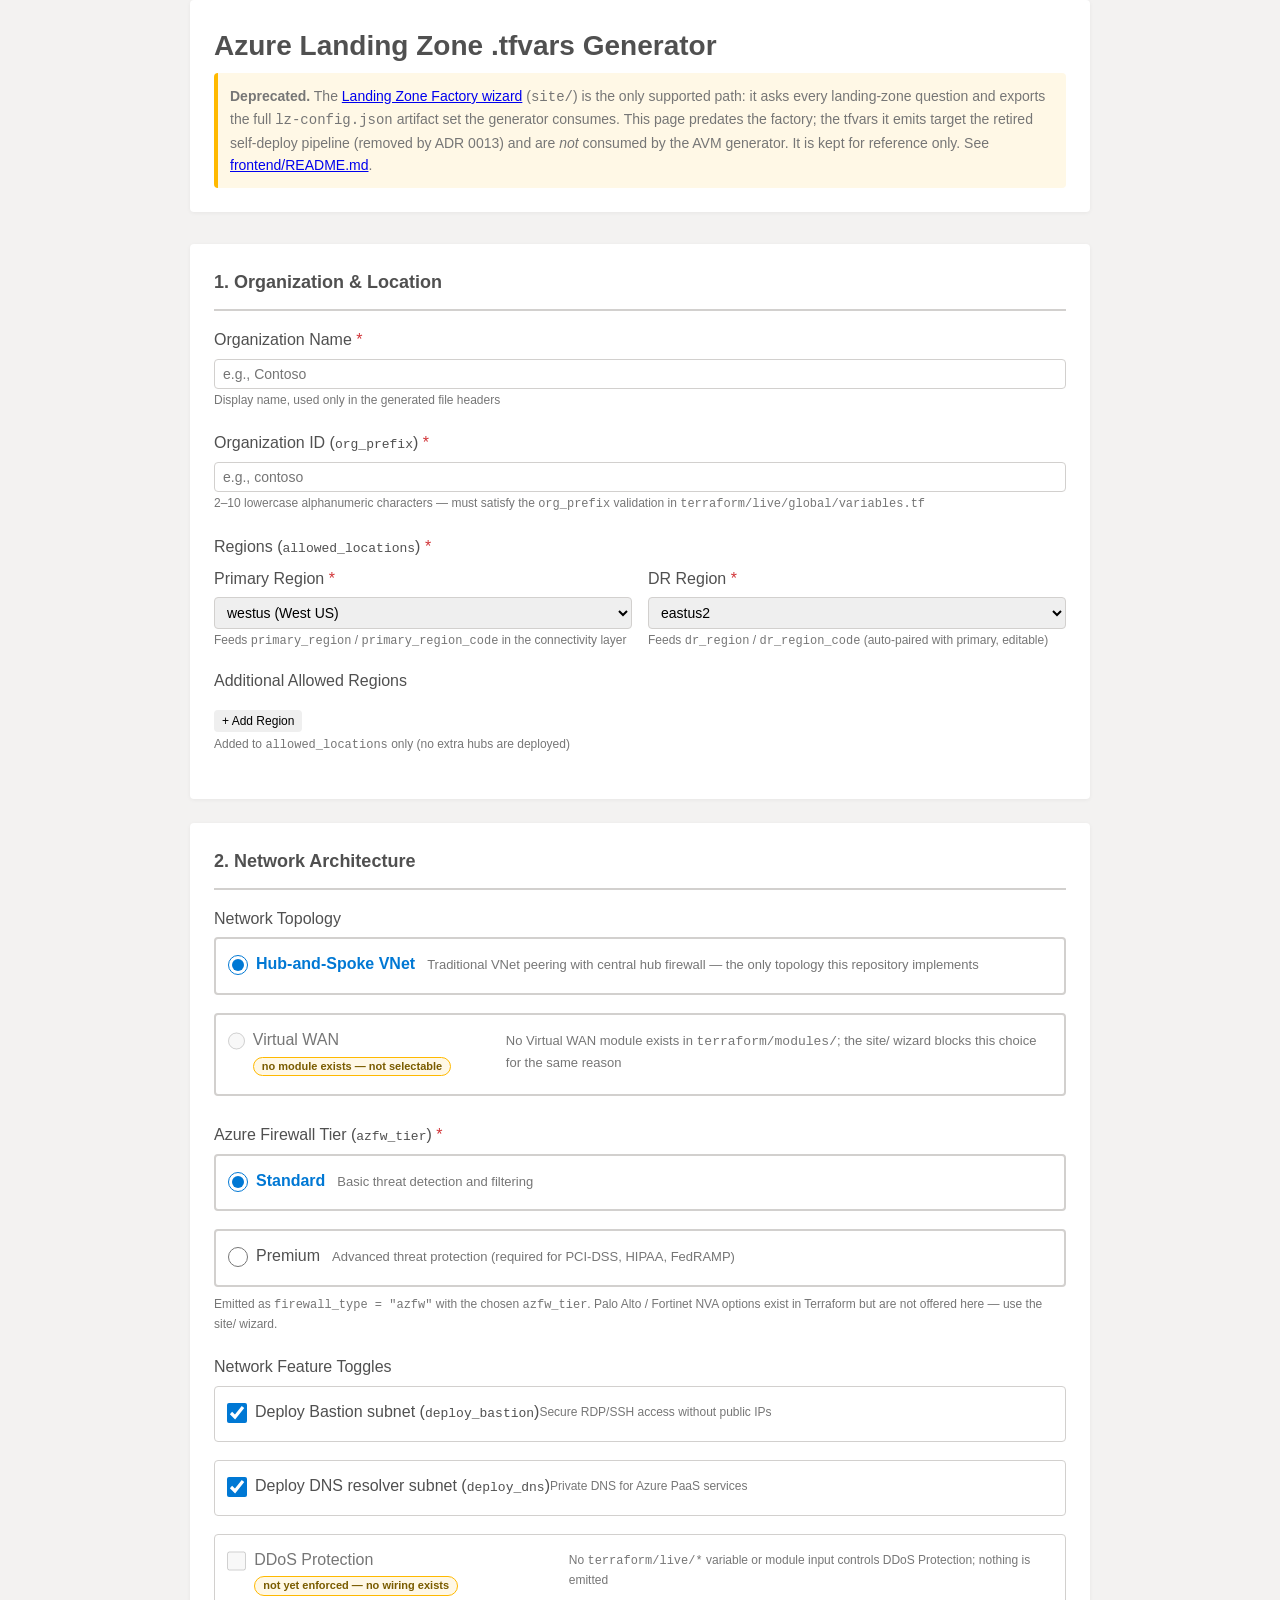
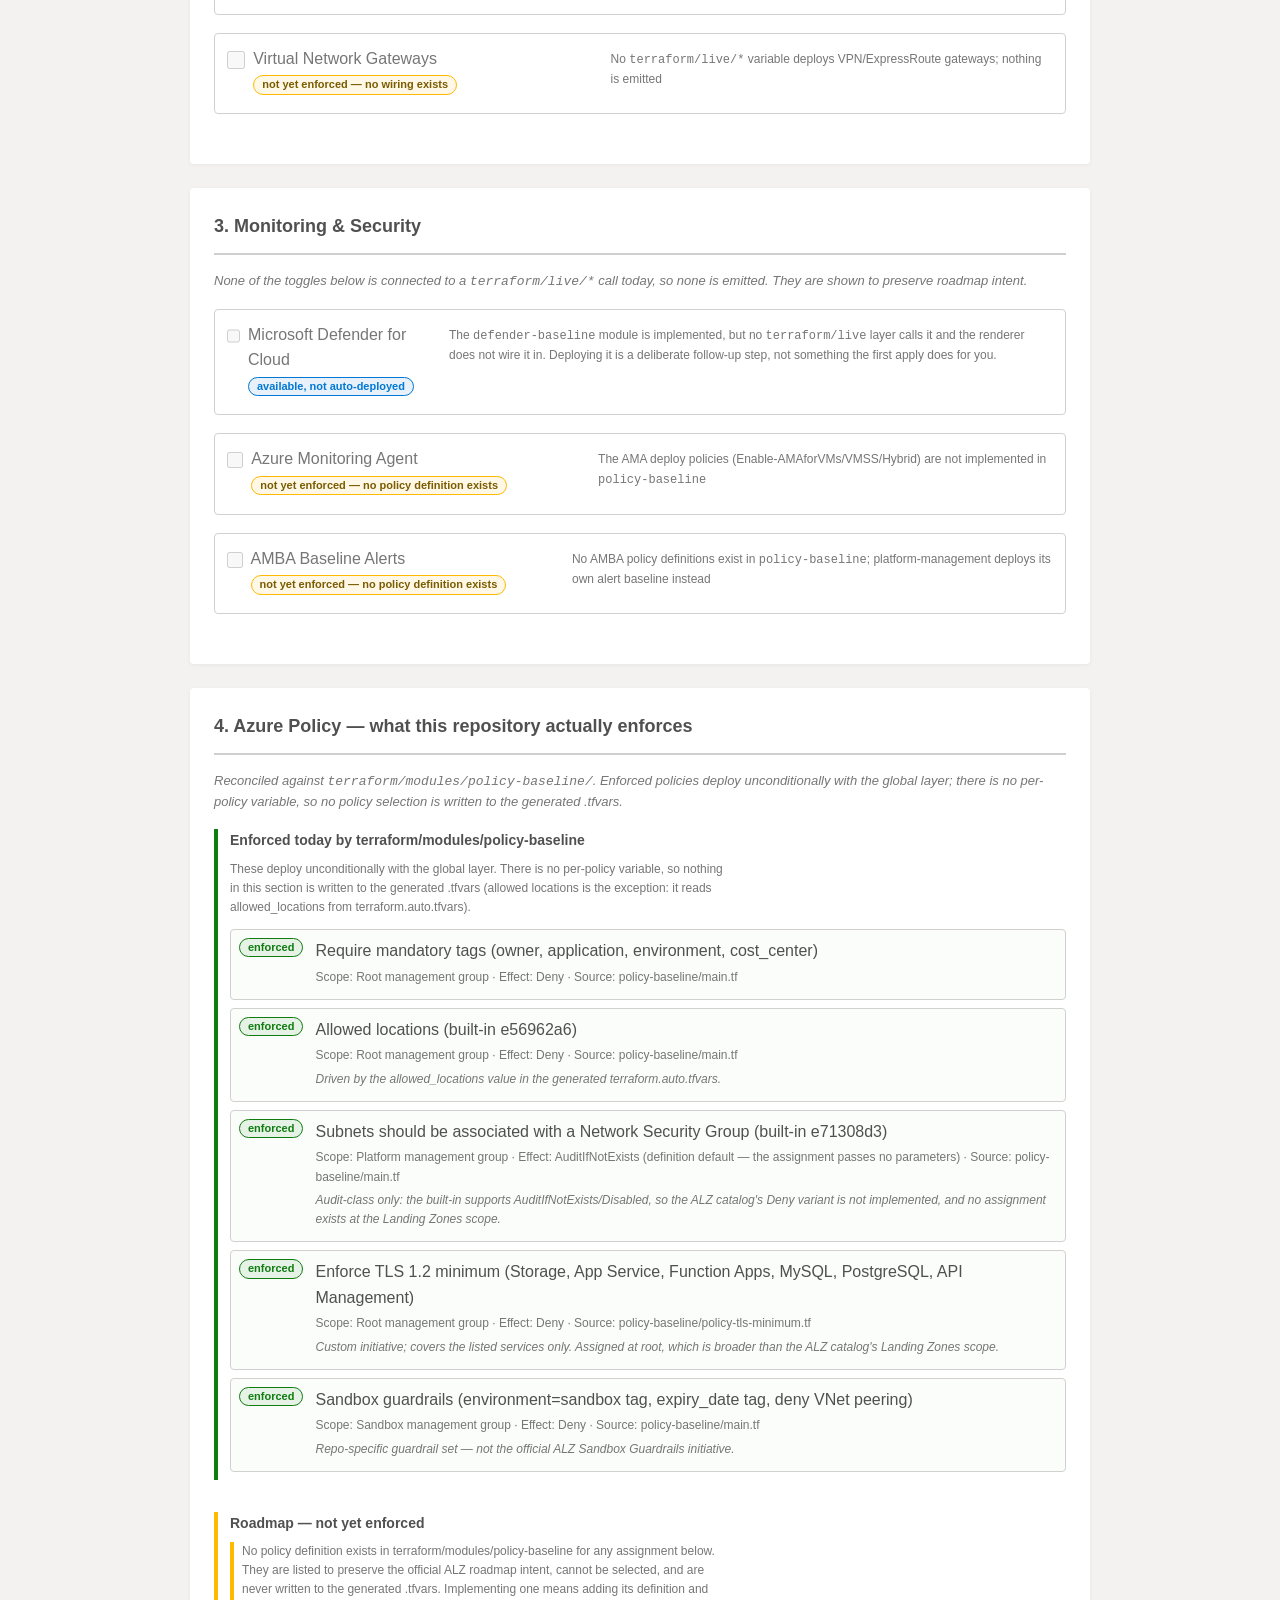
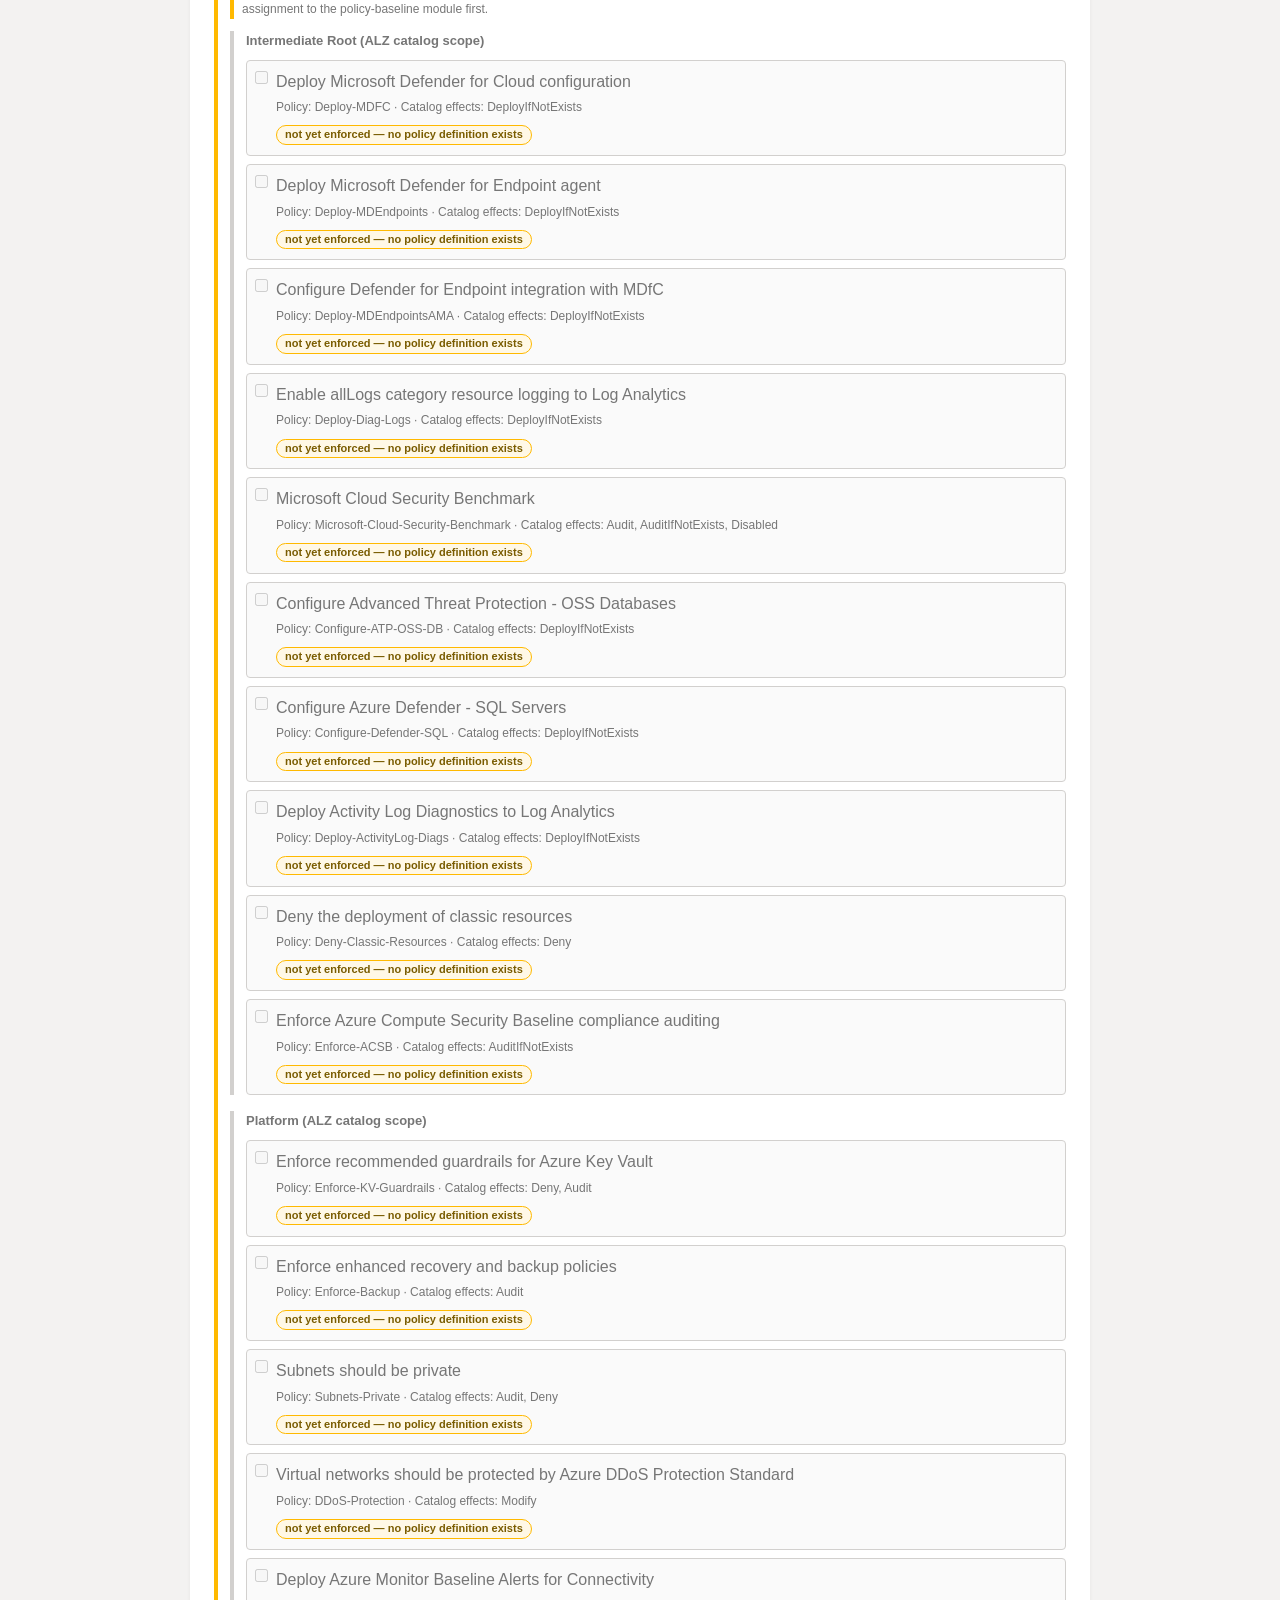
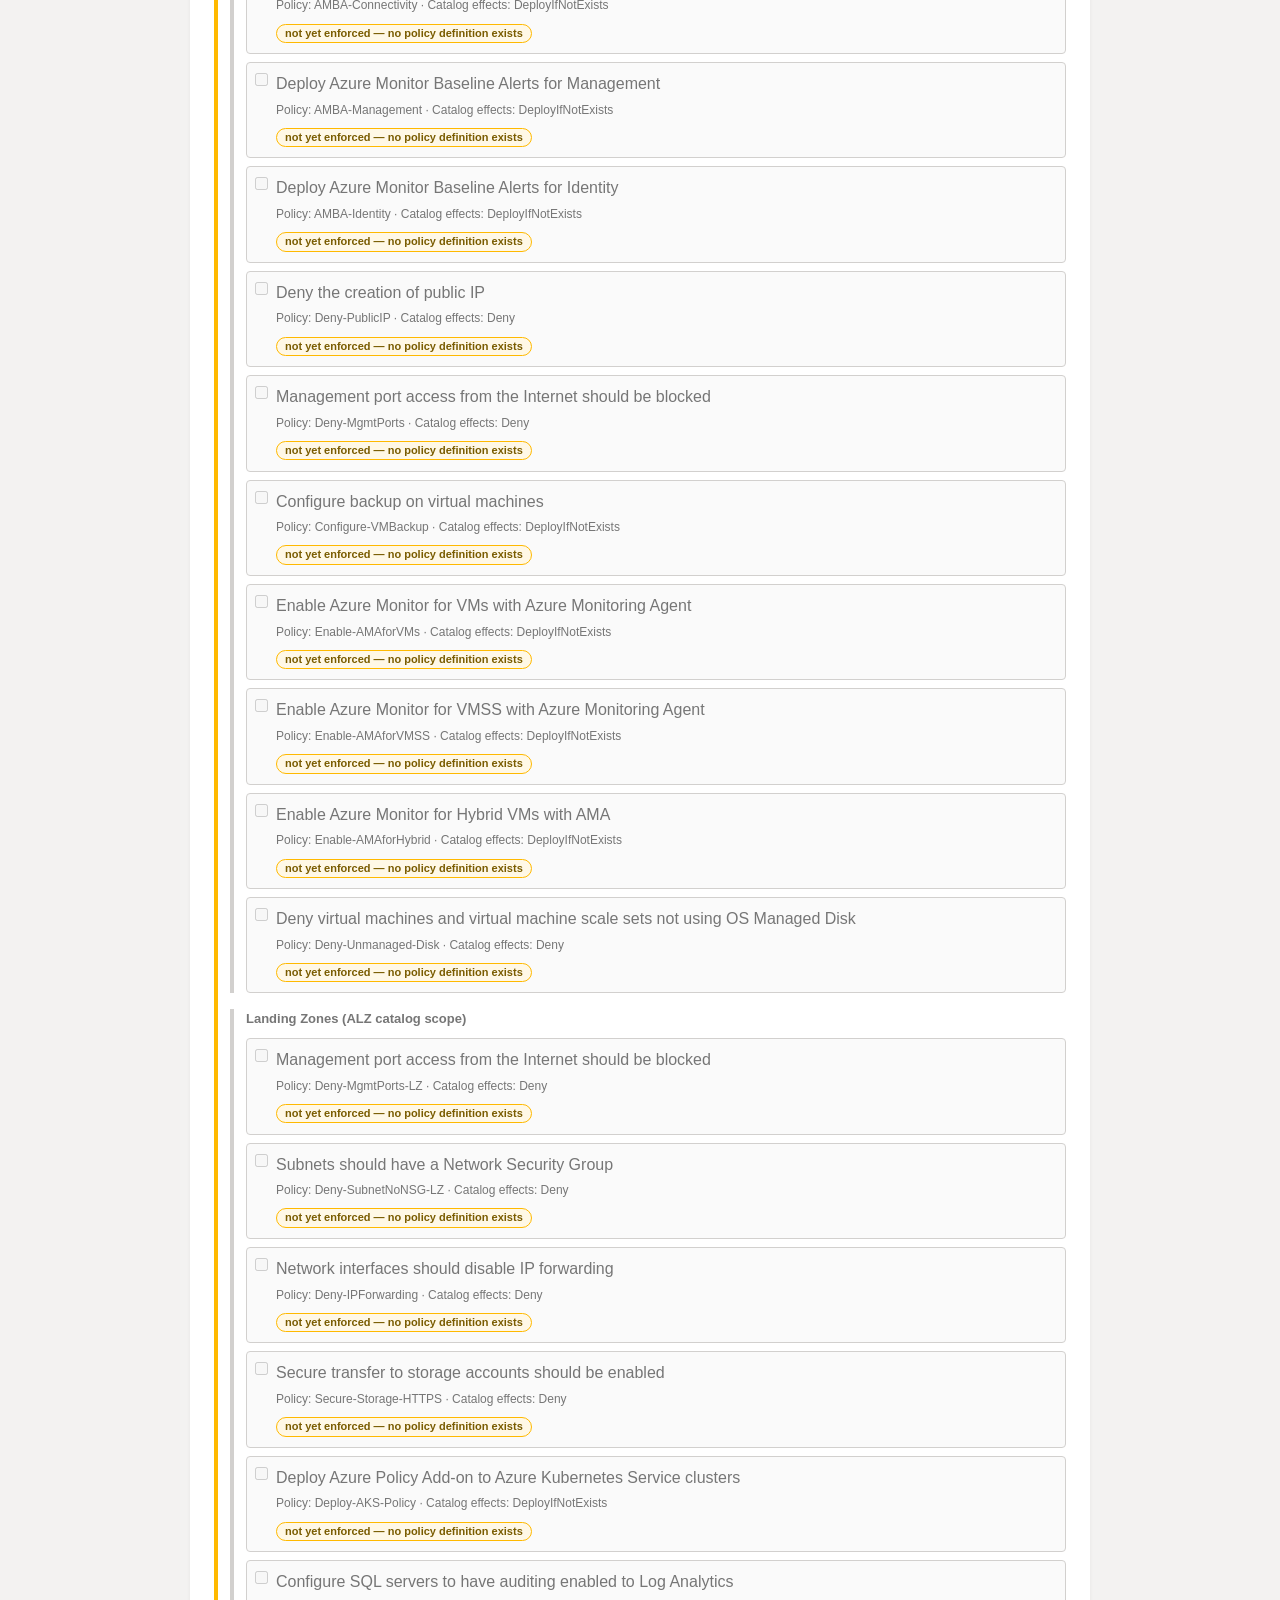
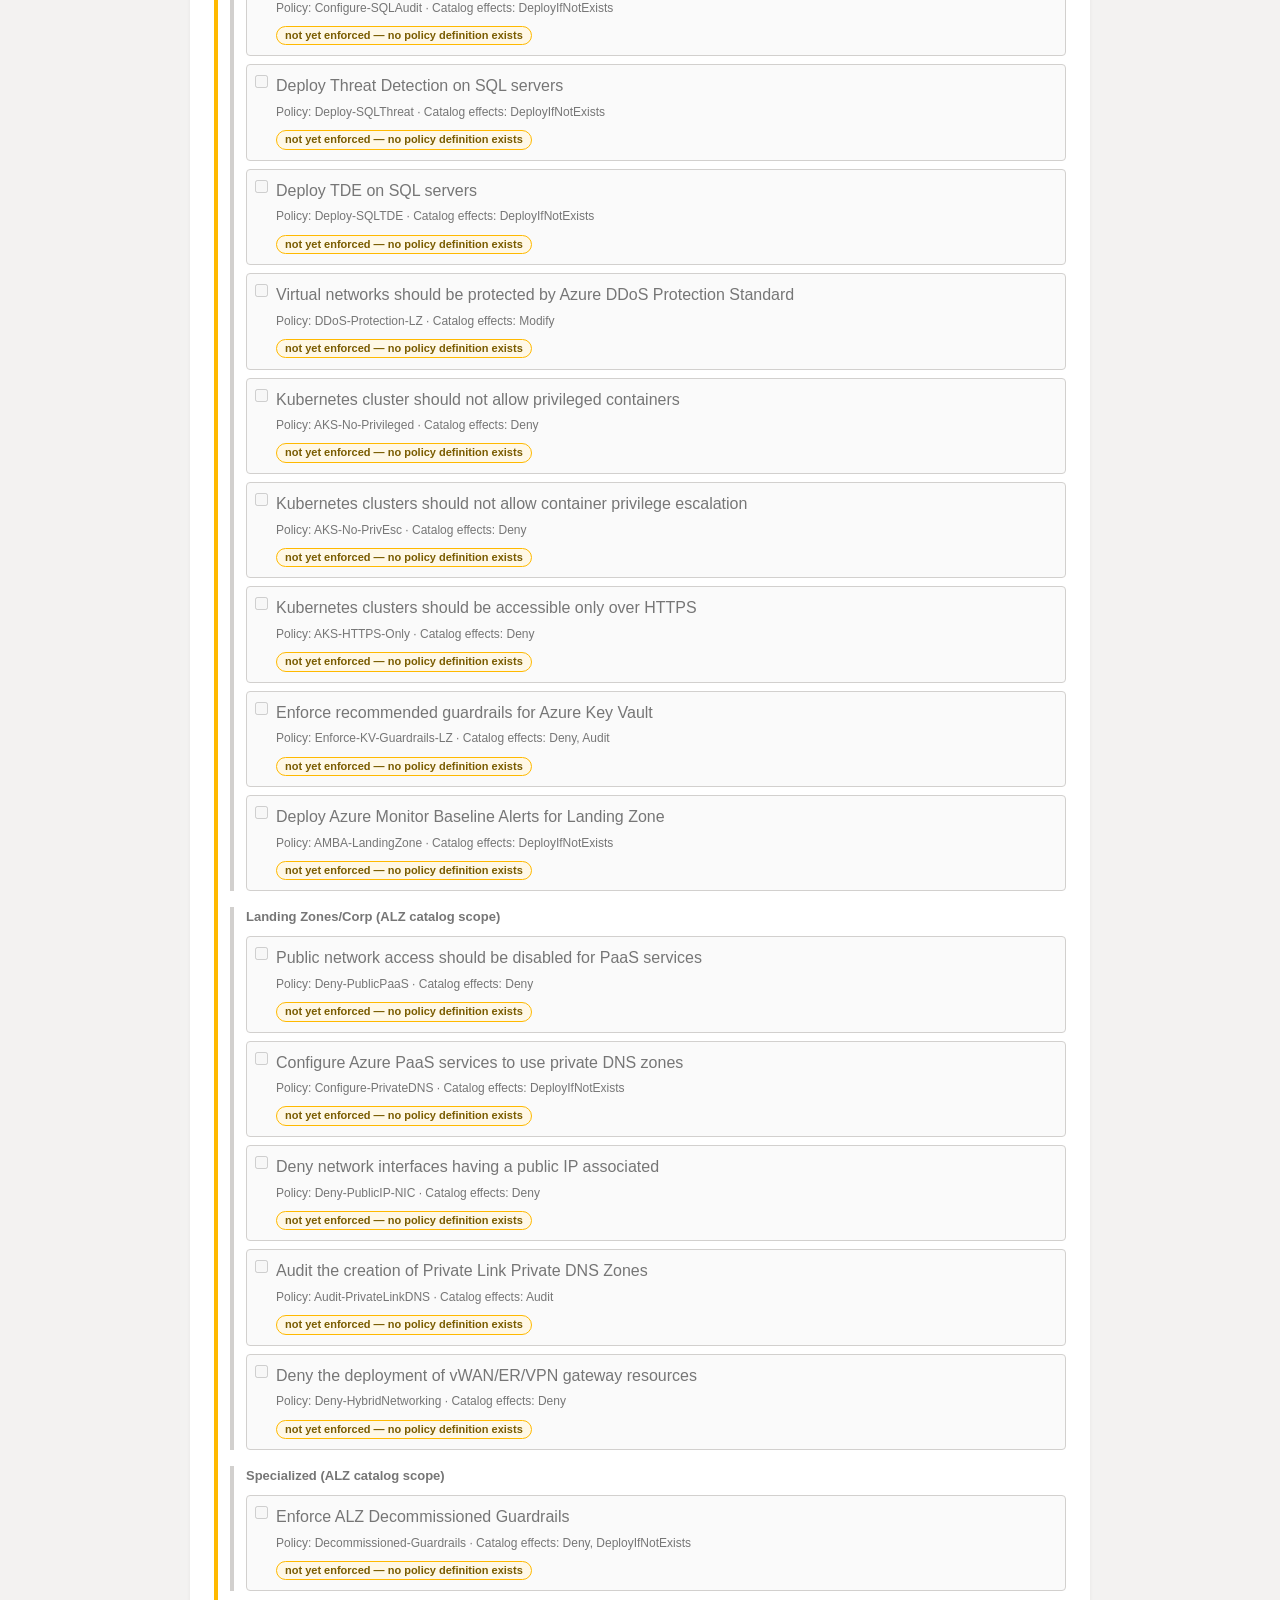
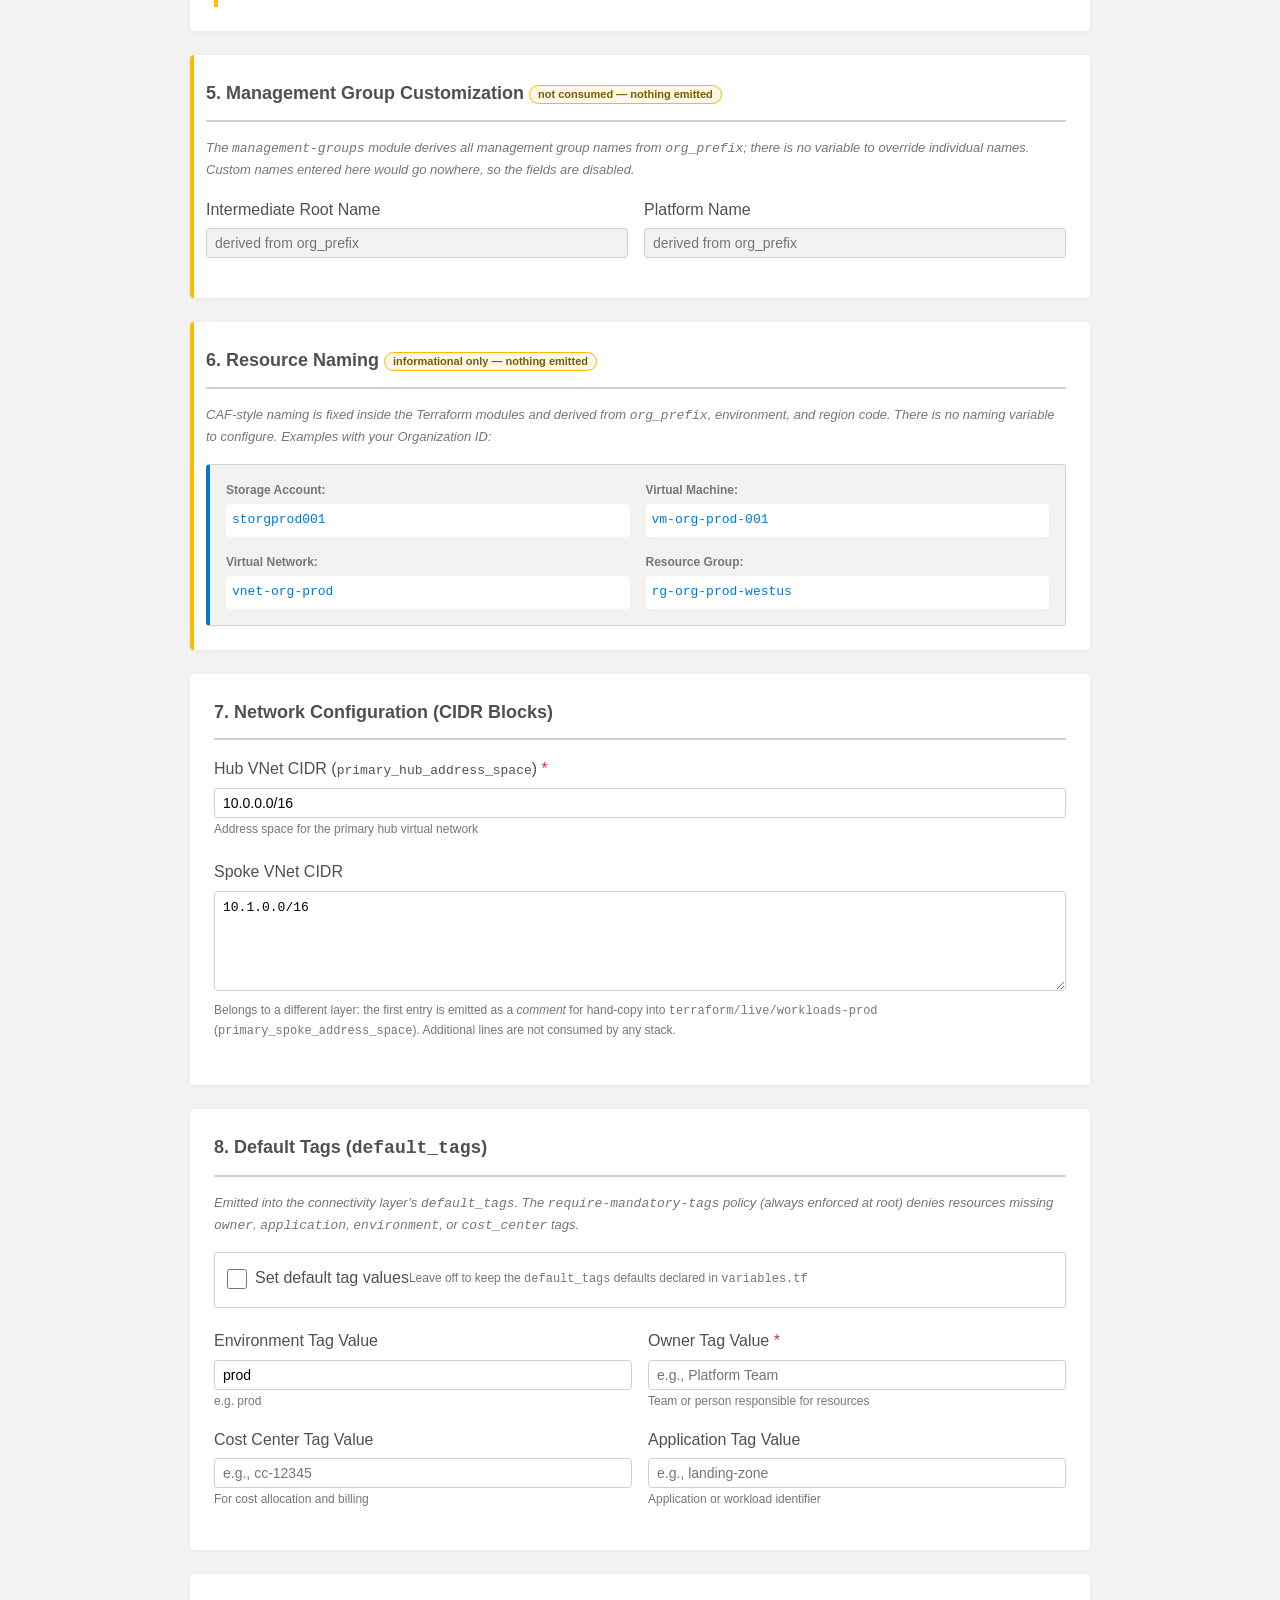
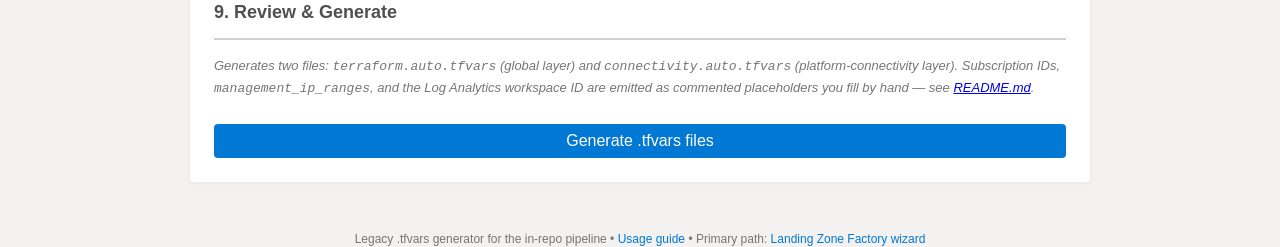
<file: frontend/index.html>
<!DOCTYPE html>
<html lang="en">
<head>
    <meta charset="UTF-8">
    <meta name="viewport" content="width=device-width, initial-scale=1.0">
    <title>Azure Landing Zone .tfvars Generator (Legacy)</title>
    <!-- LEGACY (reconciled 2026-08-02): this static generator feeds only the
         legacy in-repo pipeline (terraform/live/*). The site/ wizard is the
         primary Landing Zone Factory path. This page is fully offline: no
         network requests, no CDN, no backend (CSP below enforces it). Every
         form control that no Terraform stack consumes is labelled and its
         value is never emitted. See frontend/README.md. -->
    <meta http-equiv="Content-Security-Policy" content="default-src 'none'; script-src 'self'; style-src 'self'; img-src 'self' data:;">
    <link rel="stylesheet" href="styles.css">
</head>
<body>
    <div class="container">
        <header>
            <div class="header-content">
                <h1>Azure Landing Zone .tfvars Generator</h1>
                <p class="legacy-banner"><strong>Deprecated.</strong> The <a class="wizard-link" href="../index.html">Landing Zone Factory wizard</a> (<code>site/</code>) is the only supported path: it asks every landing-zone question and exports the full <code>lz-config.json</code> artifact set the generator consumes.
                   This page predates the factory; the tfvars it emits target the retired self-deploy pipeline (removed by ADR&nbsp;0013) and are <em>not</em> consumed by the AVM generator. It is kept for reference only. See <a href="README.md">frontend/README.md</a>.</p>
            </div>
        </header>

        <main>
            <!-- Form Section -->
            <section id="formSection" class="section hidden">
                <form id="deploymentForm">
                    <!-- Section 1: Organization & Location -->
                    <div class="form-section">
                        <h3 class="section-title">1. Organization &amp; Location</h3>

                        <div class="form-group">
                            <label for="orgName">Organization Name <span class="required">*</span></label>
                            <input type="text" id="orgName" name="orgName" placeholder="e.g., Contoso" required>
                            <small>Display name, used only in the generated file headers</small>
                        </div>

                        <div class="form-group">
                            <label for="orgId">Organization ID (<code>org_prefix</code>) <span class="required">*</span></label>
                            <input type="text" id="orgId" name="orgId" pattern="^[a-z0-9]{2,10}$" maxlength="10" placeholder="e.g., contoso" required>
                            <small>2&ndash;10 lowercase alphanumeric characters &mdash; must satisfy the <code>org_prefix</code> validation in <code>terraform/live/global/variables.tf</code></small>
                        </div>

                        <div class="form-group">
                            <label>Regions (<code>allowed_locations</code>) <span class="required">*</span></label>
                            <div class="form-row">
                            <div class="form-group">
                                <label for="primaryRegion">Primary Region <span class="required">*</span></label>
                                <select id="primaryRegion" name="primaryRegion" required>
                                    <option value="eastus2">eastus2 (East US 2)</option>
                                    <option value="westus" selected>westus (West US)</option>
                                    <option value="uksouth">uksouth (UK South)</option>
                                    <option value="australiaeast">australiaeast (Australia East)</option>
                                    <option value="southeastasia">southeastasia (Southeast Asia)</option>
                                    <option value="centralus">centralus (Central US)</option>
                                    <option value="canadacentral">canadacentral (Canada Central)</option>
                                </select>
                                <small>Feeds <code>primary_region</code> / <code>primary_region_code</code> in the connectivity layer</small>
                            </div>
                            <div class="form-group">
                                <label for="secondaryRegion">DR Region <span class="required">*</span></label>
                                <select id="secondaryRegion" name="secondaryRegion" required>
                                </select>
                                <small>Feeds <code>dr_region</code> / <code>dr_region_code</code> (auto-paired with primary, editable)</small>
                            </div>
                        </div>

                        <div id="additionalRegions" class="form-group">
                            <label>Additional Allowed Regions</label>
                            <div id="additionalRegionsList" class="regions-list"></div>
                            <button type="button" class="btn btn-small" id="addRegionBtn">+ Add Region</button>
                            <small>Added to <code>allowed_locations</code> only (no extra hubs are deployed)</small>
                        </div>
                        </div>
                    </div>

                    <!-- Section 2: Network Architecture -->
                    <div class="form-section">
                        <h3 class="section-title">2. Network Architecture</h3>

                        <div class="form-group">
                            <label>Network Topology</label>
                            <div class="radio-group">
                                <label class="radio">
                                    <input type="radio" name="networkTopology" value="hub-spoke" checked>
                                    <span class="radio-label">Hub-and-Spoke VNet</span>
                                    <span class="radio-description">Traditional VNet peering with central hub firewall &mdash; the only topology this repository implements</span>
                                </label>
                                <label class="radio radio-unavailable">
                                    <input type="radio" name="networkTopology" value="virtual-wan" disabled>
                                    <span class="radio-label">Virtual WAN <span class="badge badge-roadmap">no module exists &mdash; not selectable</span></span>
                                    <span class="radio-description">No Virtual WAN module exists in <code>terraform/modules/</code>; the site/ wizard blocks this choice for the same reason</span>
                                </label>
                            </div>
                        </div>

                        <div class="form-group">
                            <label>Azure Firewall Tier (<code>azfw_tier</code>) <span class="required">*</span></label>
                            <div class="radio-group">
                                <label class="radio">
                                    <input type="radio" name="firewallSku" value="Standard" checked>
                                    <span class="radio-label">Standard</span>
                                    <span class="radio-description">Basic threat detection and filtering</span>
                                </label>
                                <label class="radio">
                                    <input type="radio" name="firewallSku" value="Premium">
                                    <span class="radio-label">Premium</span>
                                    <span class="radio-description">Advanced threat protection (required for PCI-DSS, HIPAA, FedRAMP)</span>
                                </label>
                            </div>
                            <small>Emitted as <code>firewall_type = "azfw"</code> with the chosen <code>azfw_tier</code>. Palo Alto / Fortinet NVA options exist in Terraform but are not offered here &mdash; use the site/ wizard.</small>
                        </div>

                        <div class="form-group">
                            <label>Network Feature Toggles</label>
                            <div class="toggle-group">
                                <label class="toggle">
                                    <input type="checkbox" id="bastionHost" name="bastionHost" checked>
                                    <span class="toggle-label">Deploy Bastion subnet (<code>deploy_bastion</code>)</span>
                                    <small>Secure RDP/SSH access without public IPs</small>
                                </label>
                                <label class="toggle">
                                    <input type="checkbox" id="privateDnsZones" name="privateDnsZones" checked>
                                    <span class="toggle-label">Deploy DNS resolver subnet (<code>deploy_dns</code>)</span>
                                    <small>Private DNS for Azure PaaS services</small>
                                </label>
                                <label class="toggle toggle-unwired">
                                    <input type="checkbox" name="ddosProtection" disabled>
                                    <span class="toggle-label">DDoS Protection <span class="badge badge-roadmap">not yet enforced &mdash; no wiring exists</span></span>
                                    <small>No <code>terraform/live/*</code> variable or module input controls DDoS Protection; nothing is emitted</small>
                                </label>
                                <label class="toggle toggle-unwired">
                                    <input type="checkbox" name="vnetGateway" disabled>
                                    <span class="toggle-label">Virtual Network Gateways <span class="badge badge-roadmap">not yet enforced &mdash; no wiring exists</span></span>
                                    <small>No <code>terraform/live/*</code> variable deploys VPN/ExpressRoute gateways; nothing is emitted</small>
                                </label>
                            </div>
                        </div>
                    </div>

                    <!-- Section 3: Monitoring & Security -->
                    <div class="form-section">
                        <h3 class="section-title">3. Monitoring &amp; Security</h3>
                        <p class="section-description">None of the toggles below is connected to a <code>terraform/live/*</code> call today, so none is emitted. They are shown to preserve roadmap intent.</p>

                        <div class="form-group">
                            <div class="toggle-group">
                                <label class="toggle toggle-unwired">
                                    <input type="checkbox" name="defenderPlans" disabled>
                                    <span class="toggle-label">Microsoft Defender for Cloud <span class="badge badge-available">available, not auto-deployed</span></span>
                                    <small>The <code>defender-baseline</code> module is implemented, but no <code>terraform/live</code> layer calls it and the renderer does not wire it in. Deploying it is a deliberate follow-up step, not something the first apply does for you.</small>
                                </label>
                                <label class="toggle toggle-unwired">
                                    <input type="checkbox" name="ama" disabled>
                                    <span class="toggle-label">Azure Monitoring Agent <span class="badge badge-roadmap">not yet enforced &mdash; no policy definition exists</span></span>
                                    <small>The AMA deploy policies (Enable-AMAforVMs/VMSS/Hybrid) are not implemented in <code>policy-baseline</code></small>
                                </label>
                                <label class="toggle toggle-unwired">
                                    <input type="checkbox" name="amba" disabled>
                                    <span class="toggle-label">AMBA Baseline Alerts <span class="badge badge-roadmap">not yet enforced &mdash; no policy definition exists</span></span>
                                    <small>No AMBA policy definitions exist in <code>policy-baseline</code>; platform-management deploys its own alert baseline instead</small>
                                </label>
                            </div>
                        </div>
                    </div>

                    <!-- Section 4: Policy Assignments -->
                    <div class="form-section">
                        <h3 class="section-title">4. Azure Policy &mdash; what this repository actually enforces</h3>
                        <p class="section-description">Reconciled against <code>terraform/modules/policy-baseline/</code>. Enforced policies deploy unconditionally with the global layer; there is no per-policy variable, so no policy selection is written to the generated .tfvars.</p>

                        <div id="policyAssignments" class="policy-assignments">
                            <!-- Populated by JavaScript -->
                        </div>
                    </div>

                    <!-- Section 5: Management Group Customization -->
                    <div class="form-section form-section-unwired">
                        <h3 class="section-title">5. Management Group Customization <span class="badge badge-roadmap">not consumed &mdash; nothing emitted</span></h3>
                        <p class="section-description">The <code>management-groups</code> module derives all management group names from <code>org_prefix</code>; there is no variable to override individual names. Custom names entered here would go nowhere, so the fields are disabled.</p>

                        <div class="form-row">
                            <div class="form-group">
                                <label for="mgIntRoot">Intermediate Root Name</label>
                                <input type="text" id="mgIntRoot" name="mgIntRoot" placeholder="derived from org_prefix" disabled>
                            </div>
                            <div class="form-group">
                                <label for="mgPlatform">Platform Name</label>
                                <input type="text" id="mgPlatform" name="mgPlatform" placeholder="derived from org_prefix" disabled>
                            </div>
                        </div>
                    </div>

                    <!-- Section 6: Resource Naming -->
                    <div class="form-section form-section-unwired">
                        <h3 class="section-title">6. Resource Naming <span class="badge badge-roadmap">informational only &mdash; nothing emitted</span></h3>
                        <p class="section-description">CAF-style naming is fixed inside the Terraform modules and derived from <code>org_prefix</code>, environment, and region code. There is no naming variable to configure. Examples with your Organization ID:</p>

                        <div class="naming-examples-box">
                            <div id="namingExamples" class="naming-examples">
                                <div class="example-row">
                                    <span class="example-type">Storage Account:</span>
                                    <span id="exampleStorageAccount" class="example-name">st[prefix]prod001</span>
                                </div>
                                <div class="example-row">
                                    <span class="example-type">Virtual Machine:</span>
                                    <span id="exampleVM" class="example-name">vm-[prefix]-prod-001</span>
                                </div>
                                <div class="example-row">
                                    <span class="example-type">Virtual Network:</span>
                                    <span id="exampleVNet" class="example-name">vnet-[prefix]-prod</span>
                                </div>
                                <div class="example-row">
                                    <span class="example-type">Resource Group:</span>
                                    <span id="exampleRG" class="example-name">rg-[prefix]-prod-westus</span>
                                </div>
                            </div>
                        </div>
                    </div>

                    <!-- Section 7: Network Configuration -->
                    <div class="form-section">
                        <h3 class="section-title">7. Network Configuration (CIDR Blocks)</h3>

                        <div class="form-group">
                            <label for="hubCidr">Hub VNet CIDR (<code>primary_hub_address_space</code>) <span class="required">*</span></label>
                            <input type="text" id="hubCidr" name="hubCidr" value="10.0.0.0/16" placeholder="e.g., 10.0.0.0/16" required>
                            <small>Address space for the primary hub virtual network</small>
                        </div>

                        <div class="form-group">
                            <label for="spokeCidrs">Spoke VNet CIDR</label>
                            <textarea id="spokeCidrs" name="spokeCidrs" placeholder="e.g. 10.1.0.0/16">10.1.0.0/16</textarea>
                            <small>Belongs to a different layer: the first entry is emitted as a <em>comment</em> for hand-copy into <code>terraform/live/workloads-prod</code> (<code>primary_spoke_address_space</code>). Additional lines are not consumed by any stack.</small>
                        </div>
                    </div>

                    <!-- Section 8: Tagging Configuration -->
                    <div class="form-section">
                        <h3 class="section-title">8. Default Tags (<code>default_tags</code>)</h3>
                        <p class="section-description">Emitted into the connectivity layer&rsquo;s <code>default_tags</code>. The <code>require-mandatory-tags</code> policy (always enforced at root) denies resources missing <code>owner</code>, <code>application</code>, <code>environment</code>, or <code>cost_center</code> tags.</p>

                        <div class="form-group">
                            <label class="toggle">
                                <input type="checkbox" id="tagEnforcement" name="tagEnforcement">
                                <span class="toggle-label">Set default tag values</span>
                                <small>Leave off to keep the <code>default_tags</code> defaults declared in <code>variables.tf</code></small>
                            </label>
                        </div>

                        <div id="taggingFields" class="form-row hidden-section">
                            <div class="form-group">
                                <label for="tagEnvironment">Environment Tag Value</label>
                                <input type="text" id="tagEnvironment" name="tagEnvironment" value="prod">
                                <small>e.g. prod</small>
                            </div>
                            <div class="form-group">
                                <label for="tagOwner">Owner Tag Value <span class="required">*</span></label>
                                <input type="text" id="tagOwner" name="tagOwner" placeholder="e.g., Platform Team">
                                <small>Team or person responsible for resources</small>
                            </div>
                        </div>

                        <div id="additionalTags" class="form-row hidden-section">
                            <div class="form-group">
                                <label for="tagCostCenter">Cost Center Tag Value</label>
                                <input type="text" id="tagCostCenter" name="tagCostCenter" placeholder="e.g., cc-12345">
                                <small>For cost allocation and billing</small>
                            </div>
                            <div class="form-group">
                                <label for="tagApplication">Application Tag Value</label>
                                <input type="text" id="tagApplication" name="tagApplication" placeholder="e.g., landing-zone">
                                <small>Application or workload identifier</small>
                            </div>
                        </div>
                    </div>

                    <!-- Section 9: Review & Generate -->
                    <div class="form-section">
                        <h3 class="section-title">9. Review &amp; Generate</h3>
                        <p class="section-description">Generates two files: <code>terraform.auto.tfvars</code> (global layer) and <code>connectivity.auto.tfvars</code> (platform-connectivity layer). Subscription IDs, <code>management_ip_ranges</code>, and the Log Analytics workspace ID are emitted as commented placeholders you fill by hand &mdash; see <a href="README.md">README.md</a>.</p>
                        <div class="form-actions">
                            <button type="button" class="btn btn-primary btn-large" id="generateBtn">
                                Generate .tfvars files
                            </button>
                        </div>
                    </div>
                </form>

                <!-- Configuration Preview & Download -->
                <div class="card preview-card hidden" id="previewCard">
                    <h3>Generated Configuration (Preview)</h3>
                    <p class="preview-description">
                        Both files are shown below. Review before use; commented placeholders marked REQUIRED must be filled before <code>terraform plan</code>.
                    </p>

                    <div class="preview-content">
                        <pre id="configPreview" class="config-preview"></pre>
                    </div>

                    <div class="preview-actions">
                        <button type="button" class="btn btn-primary" id="downloadBtn">
                            Download both .tfvars files
                        </button>
                        <button type="button" class="btn btn-secondary" id="copyBtn">
                            Copy to Clipboard
                        </button>
                        <button type="button" class="btn btn-secondary" id="regenerateBtn">
                            Back to Form
                        </button>
                    </div>
                </div>
            </section>
        </main>

        <footer>
            <p>Legacy .tfvars generator for the in-repo pipeline &bull; <a href="README.md">Usage guide</a> &bull; Primary path: <a class="wizard-link" href="../index.html">Landing Zone Factory wizard</a></p>
        </footer>
    </div>

    <script src="app.js"></script>
</body>
</html>
</file>
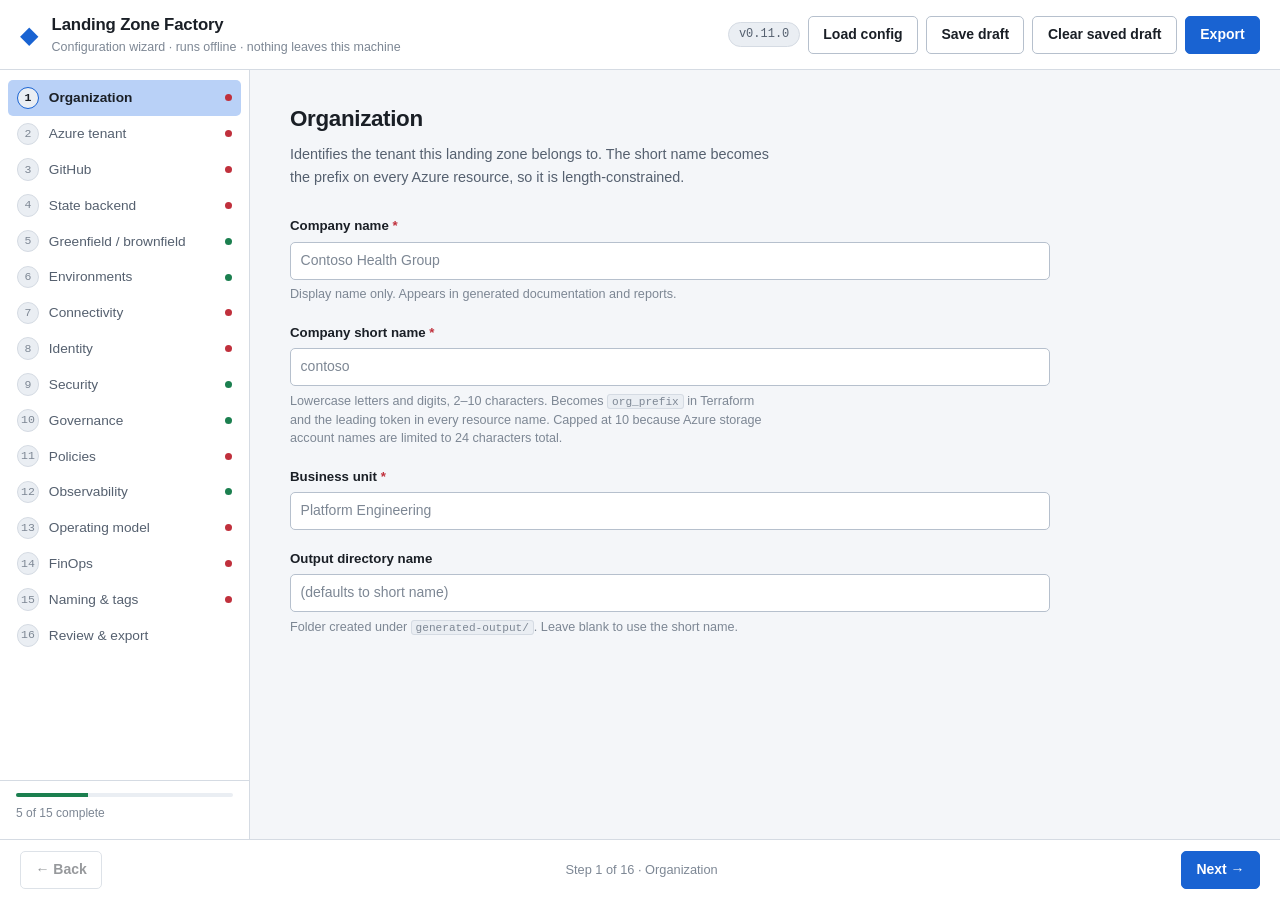
<file: site/index.html>
<!DOCTYPE html>
<!--
  Azure Landing Zone Factory — Configuration Wizard
  ================================================
  Runs entirely from the local filesystem. Open this file directly (file:///...).

  PRIVACY CONTRACT: this page makes zero network requests. There is no fetch, no
  XMLHttpRequest, no WebSocket, no form action, no external stylesheet, font, image,
  or script. The Content-Security-Policy below enforces that at the browser level —
  if any code ever tries to reach the network, the browser blocks it and logs a CSP
  violation. A factory CI check greps this directory for network APIs and fails the
  build if one appears (release gate: siteMakesZeroNetworkRequests).

  Configuration data DOES persist locally: the wizard autosaves a draft into this
  browser's localStorage, where it remains until the "Clear saved draft" button
  removes it. It never leaves the machine.

  OUTPUT: generated-output/<company>/lz-config.json, validated against
  factory/schema/lz-config.schema.json, plus the artifacts derivable directly from it.
-->
<html lang="en">
<head>
<meta charset="utf-8">
<meta name="viewport" content="width=device-width, initial-scale=1">
<meta http-equiv="Content-Security-Policy"
      content="default-src 'none'; script-src 'self'; style-src 'self'; img-src 'self' data:; connect-src 'none'; form-action 'none'; base-uri 'none'; frame-ancestors 'none'">
<title>Azure Landing Zone Factory — Configuration</title>
<link rel="stylesheet" href="styles.css">
</head>
<body>

<a class="skip-link" href="#stepPanel">Skip to form</a>

<header class="topbar">
  <div class="topbar-brand">
    <span class="brand-mark" aria-hidden="true">◆</span>
    <div>
      <h1>Landing Zone Factory</h1>
      <p class="brand-sub">Configuration wizard &middot; runs offline &middot; nothing leaves this machine</p>
    </div>
  </div>
  <div class="topbar-actions">
    <span id="factoryVersionBadge" class="badge" title="Read from factory-version.json at export time">v—</span>
    <button type="button" id="btnLoad" class="btn btn-ghost">Load config</button>
    <input type="file" id="fileLoad" accept="application/json,.json" hidden>
    <button type="button" id="btnSave" class="btn btn-ghost">Save draft</button>
    <button type="button" id="btnClearDraft" class="btn btn-ghost">Clear saved draft</button>
    <button type="button" id="btnExport" class="btn btn-primary">Export</button>
  </div>
</header>

<div class="layout">

  <!-- ── Step navigation ─────────────────────────────────────────────── -->
  <nav class="stepnav" aria-label="Configuration steps">
    <ol id="stepList"></ol>
    <div class="progress-wrap">
      <div class="progress"><div id="progressBar" class="progress-bar" role="progressbar" aria-label="Configuration progress" aria-valuemin="0" aria-valuemax="100" aria-valuenow="0"></div></div>
      <p id="progressText" class="progress-text">0 of 15 complete</p>
    </div>
  </nav>

  <!-- ── Step panel ──────────────────────────────────────────────────── -->
  <main id="stepPanel" class="panel" tabindex="-1">

    <!-- 1. ORGANIZATION -->
    <section class="step" data-step="organization" data-title="Organization">
      <header class="step-head">
        <h2>Organization</h2>
        <p>Identifies the tenant this landing zone belongs to. The short name becomes the prefix on every Azure resource, so it is length-constrained.</p>
      </header>

      <div class="field">
        <label for="org_companyName">Company name <span class="req">*</span></label>
        <input id="org_companyName" data-path="organization.companyName" type="text" maxlength="100" placeholder="Contoso Health Group">
        <p class="hint">Display name only. Appears in generated documentation and reports.</p>
      </div>

      <div class="field">
        <label for="org_companyShortName">Company short name <span class="req">*</span></label>
        <input id="org_companyShortName" data-path="organization.companyShortName" type="text" maxlength="10" placeholder="contoso" spellcheck="false">
        <p class="hint">Lowercase letters and digits, 2&ndash;10 characters. Becomes <code>org_prefix</code> in Terraform and the leading token in every resource name. Capped at 10 because Azure storage account names are limited to 24 characters total.</p>
      </div>

      <div class="field">
        <label for="org_businessUnit">Business unit <span class="req">*</span></label>
        <input id="org_businessUnit" data-path="organization.businessUnit" type="text" placeholder="Platform Engineering">
      </div>

      <div class="field">
        <label for="org_outputDirectoryName">Output directory name</label>
        <input id="org_outputDirectoryName" data-path="organization.outputDirectoryName" type="text" placeholder="(defaults to short name)" spellcheck="false">
        <p class="hint">Folder created under <code>generated-output/</code>. Leave blank to use the short name.</p>
      </div>
    </section>

    <!-- 2. AZURE -->
    <section class="step" data-step="azure" data-title="Azure tenant">
      <header class="step-head">
        <h2>Azure tenant &amp; regions</h2>
        <p>Where the landing zone is built. The regions chosen here are enforced by the allowed-locations policy, so adding a region later requires a policy change.</p>
      </header>

      <div class="field">
        <label for="az_tenantId">Tenant ID <span class="req">*</span></label>
        <input id="az_tenantId" data-path="azure.tenantId" type="text" spellcheck="false" placeholder="00000000-0000-0000-0000-000000000000">
        <p class="hint">Run <code>az account show --query tenantId -o tsv</code>.</p>
      </div>

      <div class="grid-2">
        <div class="field">
          <label for="az_primaryRegion">Primary region <span class="req">*</span></label>
          <input id="az_primaryRegion" data-path="azure.primaryRegion" type="text" list="regionList" spellcheck="false" placeholder="southcentralus">
        </div>
        <div class="field">
          <label for="az_primaryRegionCode">Primary region code <span class="req">*</span></label>
          <input id="az_primaryRegionCode" data-path="azure.primaryRegionCode" type="text" maxlength="5" spellcheck="false" placeholder="scus">
          <p class="hint">Auto-filled from the region where known.</p>
        </div>
      </div>

      <div class="grid-2">
        <div class="field">
          <label for="az_drRegion">DR region</label>
          <input id="az_drRegion" data-path="azure.drRegion" type="text" list="regionList" spellcheck="false" placeholder="northcentralus">
          <p class="hint">Leave blank for single-region. Paired regions are strongly preferred.</p>
        </div>
        <div class="field">
          <label for="az_drRegionCode">DR region code</label>
          <input id="az_drRegionCode" data-path="azure.drRegionCode" type="text" maxlength="5" spellcheck="false" placeholder="ncus">
        </div>
      </div>

      <datalist id="regionList"></datalist>

      <div class="field">
        <label for="az_allowedLocations">Allowed locations <span class="req">*</span></label>
        <input id="az_allowedLocations" data-path="azure.allowedLocations" data-type="csv" type="text" spellcheck="false" placeholder="southcentralus, northcentralus">
        <p class="hint">Comma-separated. Must include the primary and DR regions &mdash; the wizard adds them for you if missing, because a landing zone whose own policy denies its own regions cannot apply.</p>
      </div>

      <h3 class="sub">Subscriptions</h3>

      <div class="field">
        <label for="az_subMode">Subscription source <span class="req">*</span></label>
        <select id="az_subMode" data-path="azure.subscriptions.mode">
          <option value="create">Create new subscriptions for this landing zone (recommended)</option>
          <option value="existing">Use pre-provisioned subscriptions (paste IDs)</option>
        </select>
        <p class="hint">All new deployments land in freshly created subscriptions; any pre-existing estate stays untouched (ADR&nbsp;0018).</p>
      </div>

      <div data-visible-when="azure.subscriptions.mode=create">
        <div class="callout">
          <h4>Names now, IDs after creation</h4>
          <p>The wizard derives subscription names from your naming convention. After export, run <code>pwsh ./scripts/New-LzSubscriptions.ps1 -ConfigPath &lt;lz-config.json&gt;</code>: it creates the subscriptions through the billing alias API (EA and MCA billing accounts; auto-detected) and writes the new IDs back into <code>lz-config.json</code>. On billing accounts without programmatic creation (CSP, PAYG) it prints the planned names for portal creation and prompts for the IDs instead. Rendering refuses to run until every required ID is filled (guard&nbsp;G25).</p>
        </div>
        <div class="field">
          <label>Planned subscriptions</label>
          <ul class="note" id="az_plannedNames"></ul>
        </div>
        <div class="checks">
          <label class="check"><input type="checkbox" id="az_planIdentity"> Also create an <strong>identity</strong> subscription</label>
          <label class="check"><input type="checkbox" id="az_planNonProd"> Also create a <strong>non-production workload</strong> subscription</label>
          <label class="check"><input type="checkbox" id="az_planSandbox"> Also create a <strong>sandbox</strong> subscription</label>
        </div>
      </div>

      <div data-visible-when="azure.subscriptions.mode=existing">
      <p class="note">These map 1:1 onto the <code>*_subscription_id</code> variables in the generated layers. An empty optional subscription means the layer that consumes it will not be deployed.</p>

      <div class="grid-2">
        <div class="field">
          <label for="az_sub_management">Management <span class="req">*</span></label>
          <input id="az_sub_management" data-path="azure.subscriptions.management" type="text" spellcheck="false" placeholder="GUID">
        </div>
        <div class="field">
          <label for="az_sub_connectivity">Connectivity <span class="req">*</span></label>
          <input id="az_sub_connectivity" data-path="azure.subscriptions.connectivity" type="text" spellcheck="false" placeholder="GUID">
        </div>
        <div class="field">
          <label for="az_sub_workloadProd">Workload &mdash; production <span class="req">*</span></label>
          <input id="az_sub_workloadProd" data-path="azure.subscriptions.workloadProd" type="text" spellcheck="false" placeholder="GUID">
        </div>
        <div class="field">
          <label for="az_sub_identity">Identity</label>
          <input id="az_sub_identity" data-path="azure.subscriptions.identity" type="text" spellcheck="false" placeholder="GUID (optional)">
        </div>
        <div class="field">
          <label for="az_sub_workloadNonProd">Workload &mdash; non-production</label>
          <input id="az_sub_workloadNonProd" data-path="azure.subscriptions.workloadNonProd" type="text" spellcheck="false" placeholder="GUID (optional)">
        </div>
        <div class="field">
          <label for="az_sub_sandbox">Sandbox</label>
          <input id="az_sub_sandbox" data-path="azure.subscriptions.sandbox" type="text" spellcheck="false" placeholder="GUID (optional)">
        </div>
      </div>
      </div>

      <h3 class="sub">Management group hierarchy</h3>

      <div class="field">
        <label for="az_mg_rootId">Root management group ID <span class="req">*</span></label>
        <input id="az_mg_rootId" data-path="azure.managementGroups.rootId" type="text" spellcheck="false" placeholder="tenant ID, or an existing intermediate MG ID">
        <p class="hint">Use the tenant ID to root at the Tenant Root Group &mdash; that requires write access at tenant root. Supplying an existing intermediate management group ID avoids that requirement.</p>
      </div>

      <div class="field">
        <label for="az_mg_strategy">Hierarchy strategy <span class="req">*</span></label>
        <select id="az_mg_strategy" data-path="azure.managementGroups.strategy">
          <option value="caf-standard">CAF standard &mdash; Platform (Identity/Management/Connectivity) + Landing Zones (Corp/Online) + Sandbox + Decommissioned</option>
          <option value="caf-minimal">CAF minimal &mdash; Platform + Landing Zones only (no Sandbox, no Decommissioned)</option>
          <option value="custom">Custom hierarchy</option>
        </select>
      </div>

      <div class="field">
        <label for="az_mg_workloadPlacement">Workload subscription placement <span class="req">*</span></label>
        <select id="az_mg_workloadPlacement" data-path="azure.managementGroups.workloadPlacement">
          <option value="corp">Corp &mdash; workloads with corporate connectivity</option>
          <option value="online">Online &mdash; internet-facing workloads, no corporate connectivity</option>
          <option value="landingzones">Landing zones directly &mdash; no Corp/Online distinction</option>
        </select>
        <p class="hint">This does <strong>not</strong> change how many policies the subscriptions inherit &mdash; Online carries none of its own and inherits the same set either way. What it buys is the ability to tell Corp and Online apart <em>later</em> without moving the subscription, since Corp adds five deny-style assignments Online does not. Placing directly at Landing zones forecloses that.</p>
      </div>

      <div class="field" data-visible-when="azure.managementGroups.strategy=custom">
        <label>Management group names</label>
        <p class="hint">The groups the pinned Azure Landing Zones library defines, with the IDs and display names this estate will create. <strong>Only the names are yours</strong> &mdash; the shape is the library&rsquo;s, because re-nesting a group changes which archetype, and so which policy set, everything beneath it inherits. Leave a row alone to keep the library&rsquo;s name. <strong>Management group IDs are immutable in Azure</strong>: changing one after apply means creating a new group and moving everything into it.</p>
        <div class="rep-row">
          <div class="rep-field">
            <label for="az_mg_prefix">Apply a prefix to every ID</label>
            <input id="az_mg_prefix" type="text" spellcheck="false" placeholder="contoso-">
          </div>
          <button type="button" id="az_mg_applyPrefix" class="btn btn-ghost btn-sm">Apply</button>
          <button type="button" id="az_mg_resetNames" class="btn btn-ghost btn-sm">Reset to library names</button>
        </div>
        <div id="mgRenameHost" class="mg-renames"></div>
      </div>
    </section>

    <!-- 3. GITHUB -->
    <section class="step" data-step="github" data-title="GitHub">
      <header class="step-head">
        <h2>GitHub ownership</h2>
        <p>Determines which controls the bootstrap broker can actually configure. The broker never skips a control silently &mdash; if your plan cannot support it, the bootstrap report names it explicitly.</p>
      </header>

      <div class="field">
        <label for="gh_ownershipModel">Ownership model <span class="req">*</span></label>
        <select id="gh_ownershipModel" data-path="github.ownershipModel">
          <option value="organization">Organization</option>
          <option value="enterprise">Enterprise Cloud</option>
          <option value="personal">Personal account</option>
        </select>
        <p class="hint" id="gh_ownershipHint"></p>
      </div>

      <div class="grid-2">
        <div class="field">
          <label for="gh_ownerName">Owner login <span class="req">*</span></label>
          <input id="gh_ownerName" data-path="github.ownerName" type="text" spellcheck="false" placeholder="contoso-platform">
          <p class="hint">User or organization login. Combined with the repository name to form the OIDC subject claim.</p>
        </div>
        <div class="field" data-visible-when="github.ownershipModel=enterprise">
          <label for="gh_enterpriseSlug">Enterprise slug <span class="req">*</span></label>
          <input id="gh_enterpriseSlug" data-path="github.enterpriseSlug" type="text" spellcheck="false" placeholder="contoso">
        </div>
      </div>

      <div class="grid-2">
        <div class="field">
          <label for="gh_repositoryName">Repository name <span class="req">*</span></label>
          <input id="gh_repositoryName" data-path="github.repositoryName" type="text" spellcheck="false" placeholder="contoso_LZ_Deployment">
          <p class="hint">Auto-filled as <code>{short name}_LZ_Deployment</code>.</p>
        </div>
        <div class="field">
          <label for="gh_visibility">Visibility <span class="req">*</span></label>
          <select id="gh_visibility" data-path="github.visibility">
            <option value="private">Private</option>
            <option value="internal">Internal (Enterprise only)</option>
          </select>
          <p class="hint">Public is not offered. OIDC subject claims and management-group topology must not be world-readable.</p>
        </div>
      </div>

      <h3 class="sub">Branch protection</h3>
      <div class="checks">
        <label class="check"><input type="checkbox" data-path="github.branchProtection.enabled" checked> Enable branch protection on the default branch</label>
        <label class="check"><input type="checkbox" data-path="github.branchProtection.requireCodeOwnerReview" checked> Require CODEOWNERS review</label>
        <label class="check"><input type="checkbox" data-path="github.branchProtection.dismissStaleReviews" checked> Dismiss stale approvals on new commits</label>
        <label class="check"><input type="checkbox" data-path="github.branchProtection.requireLinearHistory" checked> Require linear history</label>
        <label class="check"><input type="checkbox" data-path="github.branchProtection.enforceAdmins"> Enforce for administrators</label>
      </div>
      <div class="field narrow">
        <label for="gh_requiredApprovals">Required approvals</label>
        <input id="gh_requiredApprovals" data-path="github.branchProtection.requiredApprovals" data-type="int" type="number" min="0" max="6" value="1">
      </div>

      <div class="checks">
        <label class="check"><input type="checkbox" data-path="github.useSelfHostedRunners"> Use self-hosted runners</label>
      </div>
      <p class="hint">Discovery reports self-hosted runners if present, but v1 emits GitHub-hosted workflows only. Enabling this is rejected at render time with a pointer to the extension point rather than producing workflows that will not schedule.</p>
    </section>

    <!-- 4. BACKEND -->
    <section class="step" data-step="backend" data-title="State backend">
      <header class="step-head">
        <h2>Terraform state backend</h2>
        <p>Where Terraform state lives. Azure Storage is the default: OIDC and Entra&nbsp;ID authentication, no storage keys, and the broker creates and hardens the account before the first layer initialises. HCP&nbsp;Terraform is offered for state <em>only</em> &mdash; Terraform still runs in GitHub&nbsp;Actions (decision&nbsp;0023). Each layer keeps its own state, never a shared one.</p>
      </header>

      <div class="field">
        <label for="be_type">Backend</label>
        <select id="be_type" data-path="backend.type">
          <option value="azurerm">Azure Storage (azurerm)</option>
          <option value="hcp-terraform">HCP Terraform &mdash; state only</option>
        </select>
        <p class="hint">Both run Terraform in GitHub Actions. The choice is only where the state file lives.</p>
      </div>

      <div data-visible-when="backend.type=azurerm">
        <div class="callout">
          <h4>No per-resource cost, and the broker owns the bootstrap</h4>
          <p>Azure Storage state costs cents per month and has no resource cap. The state resource group, storage account, and per-layer containers are created by the bootstrap broker with Entra-only authentication before the first layer initialises. Locking uses blob leases rather than a managed lock service.</p>
        </div>
        <div class="grid-2">
          <div class="field">
            <label for="be_az_rg">State resource group <span class="req">*</span></label>
            <input id="be_az_rg" data-path="backend.azurerm.resourceGroupName" type="text" spellcheck="false" placeholder="rg-tfstate-scus-prod-01">
          </div>
          <div class="field">
            <label for="be_az_sa">State storage account <span class="req">*</span></label>
            <input id="be_az_sa" data-path="backend.azurerm.storageAccountName" type="text" maxlength="24" spellcheck="false" placeholder="stcontosotfstate01">
            <p class="hint">Globally unique, lowercase alphanumeric, max 24 characters.</p>
          </div>
          <div class="field">
            <label for="be_az_container">Container</label>
            <input id="be_az_container" data-path="backend.azurerm.containerName" type="text" spellcheck="false" placeholder="tfstate">
          </div>
          <div class="field">
            <label for="be_az_sub">State subscription</label>
            <input id="be_az_sub" data-path="backend.azurerm.subscriptionId" type="text" spellcheck="false" placeholder="(defaults to management subscription)">
          </div>
        </div>
        <div class="checks">
          <label class="check"><input type="checkbox" data-path="backend.azurerm.useAzureAdAuth" checked> Authenticate to state with Entra ID rather than storage keys</label>
          <label class="check"><input type="checkbox" data-path="backend.azurerm.privateEndpoint.enabled" disabled> Emit the state private-endpoint hardening overlay (stage&nbsp;2)</label>
        </div>
        <p class="hint">Day-0 state posture is a public endpoint with Entra-only auth, versioning, soft delete, and a delete lock (ADR&nbsp;0019) &mdash; an IP allowlist cannot admit same-region GitHub-hosted runners, so it would be theatre. The private-endpoint overlay requires hub-and-spoke, centralized private DNS, and self-hosted runners inside the VNet; self-hosted runners are not supported in v1, so this stays unavailable until they are.</p>
      </div>

      <div data-visible-when="backend.type=hcp-terraform">
        <div class="callout">
          <h4>State only &mdash; Terraform still runs in GitHub Actions</h4>
          <p>This is not a preference that can be changed in the workspace later without losing something. The generated plan and apply workflows refuse a destroy by reading a <em>saved plan file</em> (<code>terraform plan -out=tfplan</code>, then <code>terraform show -json tfplan</code>), and HCP&nbsp;Terraform remote runs do not support <code>-out</code>. Switching a workspace to remote execution deletes that gate from both workflows with no error.</p>
          <p>Azure authentication is unchanged: GitHub OIDC, no stored Azure credential, so HCP&nbsp;Terraform holds no credential to your tenant. It does add <strong>one static credential the Azure Storage path does not have</strong> &mdash; <code>TF_API_TOKEN</code>, which the Terraform CLI needs to reach the workspace. The broker sets it as a repository secret from your <code>TFE_TOKEN</code>.</p>
        </div>
        <div class="grid-2">
          <div class="field">
            <label for="be_hcp_org">HCP Terraform organization <span class="req">*</span></label>
            <input id="be_hcp_org" data-path="backend.hcpTerraform.organization" type="text" spellcheck="false" placeholder="contoso">
          </div>
          <div class="field">
            <label for="be_hcp_prefix">Workspace prefix</label>
            <input id="be_hcp_prefix" data-path="backend.hcpTerraform.workspacePrefix" type="text" spellcheck="false" placeholder="(defaults to the company short name)">
            <p class="hint">Workspaces are created as <code>{prefix}-{layer}</code>, one per layer.</p>
          </div>
        </div>
        <div class="checks">
          <label class="check"><input type="checkbox" data-path="backend.hcpTerraform.acknowledgedResourceLimit"> I have checked that this estate fits the HCP&nbsp;Terraform plan&rsquo;s resource limit</label>
        </div>
        <p class="hint">The free tier caps resources under management at 500, and holding state elsewhere does not change that &mdash; the resources are in the state HCP&nbsp;Terraform stores. The estimate for this configuration is shown on the review step.</p>
      </div>
    </section>

    <!-- 5. DEPLOYMENT STRATEGY -->
    <section class="step" data-step="deploymentStrategy" data-title="Greenfield / brownfield">
      <header class="step-head">
        <h2>Deployment strategy</h2>
        <p>Whether this tenant is empty, or carries an existing estate that must be recognized and kept out of the new landing zone.</p>
      </header>

      <div class="field">
        <label for="ds_mode">Mode <span class="req">*</span></label>
        <select id="ds_mode" data-path="deploymentStrategy.mode">
          <option value="greenfield">Greenfield &mdash; empty tenant, build from scratch</option>
          <option value="brownfield">Brownfield &mdash; existing estate: exclude it, deploy new alongside</option>
        </select>
      </div>

      <div data-visible-when="deploymentStrategy.mode=brownfield">
        <div class="callout">
          <h4>Exclude and create &mdash; never adopt (ADR&nbsp;0018)</h4>
          <p>New deployments land in <strong>new subscriptions</strong>; the existing estate is recognized, recorded, and structurally excluded &mdash; excluded subscriptions are never placed in the management-group hierarchy, never receive RBAC, and never see policy from this landing zone. Discovery stays read-only and inventories existing policy assignments so overlap is visible before first apply. Integrating existing deployments into the landing zone is a separate engagement, out of this tool&rsquo;s scope.</p>
        </div>
        <div class="field">
          <label for="ds_excluded">Excluded subscription IDs</label>
          <input id="ds_excluded" data-path="deploymentStrategy.brownfield.excludedSubscriptionIds" data-type="csv" type="text" spellcheck="false" placeholder="GUID, GUID, ...">
          <p class="hint">Existing subscriptions this landing zone must never touch. Guard&nbsp;G26 refuses a configuration that lists one of these in any subscription slot.</p>
        </div>
        <div class="checks">
          <label class="check"><input type="checkbox" data-path="deploymentStrategy.brownfield.inventoryExistingPolicies" checked> Inventory existing tenant-scope policy assignments during discovery (read-only)</label>
        </div>

        <div class="field">
          <label>Existing subscriptions you want governed anyway</label>
          <p class="hint">Excluding is the default and the safe answer. If an existing subscription <em>should</em> come under this landing zone, say so here &mdash; per subscription, with your eyes open. Anything you leave out of both lists is simply excluded.</p>
          <div class="callout callout-warn">
            <h4>Read this before choosing &ldquo;Place now&rdquo;</h4>
            <p>The moment a subscription moves under a management group, <strong>every policy assignment above it starts evaluating the resources already inside it</strong>. Nothing is deleted by the move, but:</p>
            <ul>
              <li><strong>Audit</strong> assignments will report a large number of findings on the first evaluation cycle. That is information, not damage.</li>
              <li><strong>Deny</strong> assignments will not touch what exists &mdash; but they will refuse the next <em>change</em> to it. A pipeline that has worked for years can start failing on its next run. This is the one that surprises people.</li>
              <li><strong>DeployIfNotExists and Modify</strong> assignments <em>will create and change things</em>: diagnostic settings, agent extensions, tags, private DNS records. On a schedule, or on the next resource write.</li>
            </ul>
            <p>Choose this only if you understand and accept all three. If you are not sure, choose <strong>Defer</strong>: it changes nothing today and the factory writes you a document explaining exactly how to onboard the subscription later.</p>
          </div>
          <div class="repeater" data-repeater="deploymentStrategy.brownfield.dispositionRows"
               data-fields='[{"key":"id","label":"Subscription ID","placeholder":"GUID"},{"key":"action","label":"Disposition","type":"select","options":["defer","place-now"]},{"key":"note","label":"Note (carried into the onboarding document)","placeholder":"optional"}]'></div>
          <div id="dispositionAckHost"></div>
        </div>
      </div>
    </section>

    <!-- 6. ENVIRONMENTS -->
    <section class="step" data-step="environments" data-title="Environments">
      <header class="step-head">
        <h2>Environments</h2>
        <p>Each environment becomes a GitHub environment, an isolated state file, and &mdash; on HCP Terraform &mdash; a workspace. Isolation is per environment <em>and</em> per layer.</p>
      </header>

      <h3 class="sub">Platform plane</h3>
      <div class="checks" id="envPlatform">
        <label class="check"><input type="checkbox" data-set="environments.platform" value="bootstrap" checked> Bootstrap</label>
        <label class="check"><input type="checkbox" data-set="environments.platform" value="identity"> Identity</label>
        <label class="check"><input type="checkbox" data-set="environments.platform" value="connectivity" checked> Connectivity</label>
        <label class="check"><input type="checkbox" data-set="environments.platform" value="management" checked> Management</label>
        <label class="check"><input type="checkbox" data-set="environments.platform" value="shared-services"> Shared services</label>
      </div>

      <h3 class="sub">Application plane</h3>
      <div class="checks" id="envApplication">
        <label class="check"><input type="checkbox" data-set="environments.application" value="sandbox"> Sandbox</label>
        <label class="check"><input type="checkbox" data-set="environments.application" value="dev" checked> Dev</label>
        <label class="check"><input type="checkbox" data-set="environments.application" value="test"> Test</label>
        <label class="check"><input type="checkbox" data-set="environments.application" value="uat"> UAT</label>
        <label class="check"><input type="checkbox" data-set="environments.application" value="prod" checked> Prod</label>
      </div>

      <div class="field">
        <label>Promotion path</label>
        <p id="promotionPreview" class="promo">—</p>
        <p class="hint">Derived from the application environments you selected, in fixed order. The promotion workflow blocks a change from reaching a stage until it has succeeded at the previous one.</p>
      </div>

      <h3 class="sub">Approval gates</h3>
      <p class="note">Reviewers are GitHub logins or <code>org/team</code> slugs. Environments left without reviewers deploy without human approval &mdash; acceptable for sandbox and dev, not for prod.</p>
      <div id="approvalsHost"></div>
    </section>

    <!-- 7. CONNECTIVITY -->
    <section class="step" data-step="connectivity" data-title="Connectivity">
      <header class="step-head">
        <h2>Network topology</h2>
      </header>

      <div class="field">
        <label for="cn_model">Topology <span class="req">*</span></label>
        <select id="cn_model" data-path="connectivity.model">
          <option value="hub-spoke">Hub and spoke</option>
          <option value="virtual-wan">Virtual WAN</option>
          <option value="none">None &mdash; no platform networking</option>
        </select>
        <p class="hint" id="cn_modelHint"></p>
      </div>

      <div data-visible-when="connectivity.model=hub-spoke">
        <div class="grid-2">
          <div class="field">
            <label for="cn_hubPrimary">Primary hub address space</label>
            <input id="cn_hubPrimary" data-path="connectivity.hubSpoke.primaryHubAddressSpace" type="text" spellcheck="false" placeholder="10.0.0.0/16">
          </div>
          <div class="field">
            <label for="cn_hubDr">DR hub address space</label>
            <input id="cn_hubDr" data-path="connectivity.hubSpoke.drHubAddressSpace" type="text" spellcheck="false" placeholder="10.10.0.0/16">
          </div>
          <div class="field">
            <label for="cn_spokePrimary">Primary spoke address space</label>
            <input id="cn_spokePrimary" data-path="connectivity.hubSpoke.primarySpokeAddressSpace" type="text" spellcheck="false" placeholder="10.2.0.0/16">
          </div>
          <div class="field">
            <label for="cn_spokeDr">DR spoke address space</label>
            <input id="cn_spokeDr" data-path="connectivity.hubSpoke.drSpokeAddressSpace" type="text" spellcheck="false" placeholder="10.11.0.0/16">
          </div>
          <div class="field">
            <label for="cn_devPrimary">Dev primary spoke</label>
            <input id="cn_devPrimary" data-path="connectivity.hubSpoke.nonProdSpokeAddressSpaces.dev.primary" type="text" spellcheck="false" placeholder="10.3.0.0/16">
          </div>
          <div class="field">
            <label for="cn_devDr">Dev DR spoke</label>
            <input id="cn_devDr" data-path="connectivity.hubSpoke.nonProdSpokeAddressSpaces.dev.dr" type="text" spellcheck="false" placeholder="10.12.0.0/16">
          </div>
          <div class="field">
            <label for="cn_testPrimary">Test primary spoke</label>
            <input id="cn_testPrimary" data-path="connectivity.hubSpoke.nonProdSpokeAddressSpaces.test.primary" type="text" spellcheck="false" placeholder="10.4.0.0/16">
          </div>
          <div class="field">
            <label for="cn_testDr">Test DR spoke</label>
            <input id="cn_testDr" data-path="connectivity.hubSpoke.nonProdSpokeAddressSpaces.test.dr" type="text" spellcheck="false" placeholder="10.13.0.0/16">
          </div>
          <div class="field">
            <label for="cn_uatPrimary">UAT primary spoke</label>
            <input id="cn_uatPrimary" data-path="connectivity.hubSpoke.nonProdSpokeAddressSpaces.uat.primary" type="text" spellcheck="false" placeholder="10.5.0.0/16">
          </div>
          <div class="field">
            <label for="cn_uatDr">UAT DR spoke</label>
            <input id="cn_uatDr" data-path="connectivity.hubSpoke.nonProdSpokeAddressSpaces.uat.dr" type="text" spellcheck="false" placeholder="10.14.0.0/16">
          </div>
        </div>
        <p class="hint">These four must not overlap each other or any on-premises range. The wizard checks for overlap between them; it cannot know your on-premises addressing.</p>

        <div class="field">
          <label>Availability zones</label>
          <div class="checks inline">
            <label class="check"><input type="checkbox" data-set="connectivity.hubSpoke.availabilityZones" value="1" checked> Zone 1</label>
            <label class="check"><input type="checkbox" data-set="connectivity.hubSpoke.availabilityZones" value="2" checked> Zone 2</label>
            <label class="check"><input type="checkbox" data-set="connectivity.hubSpoke.availabilityZones" value="3" checked> Zone 3</label>
          </div>
        </div>
      </div>

      <h3 class="sub">Firewall</h3>
      <div class="grid-2">
        <div class="field">
          <label for="cn_fwEnabled">Deploy a firewall in the hub?</label>
          <select id="cn_fwEnabled" data-path="connectivity.firewall.enabled" data-type="tribool">
            <option value="">&mdash; choose &mdash;</option>
            <option value="true">Yes &mdash; deploy Azure Firewall</option>
            <option value="false">No &mdash; no firewall in the hub</option>
          </select>
          <p class="hint"><strong>No default, deliberately.</strong> Azure Firewall Standard is roughly USD&nbsp;900&ndash;950 per month per hub before data processing; Premium is roughly double. Answering &ldquo;no&rdquo; leaves platform egress uninspected &mdash; deliberate for an estate whose workloads do not route through the hub.</p>
        </div>
        <div class="field" data-visible-when="connectivity.firewall.enabled=true">
          <label for="cn_fwType">Type</label>
          <select id="cn_fwType" data-path="connectivity.firewall.type">
            <option value="azfw">Azure Firewall</option>
          </select>
          <p class="hint">Azure Firewall is the only type this generator composes (ADR&nbsp;0017). A third-party NVA is per-estate work inside the generated repository.</p>
        </div>
        <div class="field" data-visible-when="connectivity.firewall.enabled=true">
          <label for="cn_fwTier">Azure Firewall tier</label>
          <select id="cn_fwTier" data-path="connectivity.firewall.azfwTier">
            <option value="Standard">Standard</option>
            <option value="Premium">Premium &mdash; adds IDPS and TLS inspection</option>
          </select>
          <p class="hint">Basic is not offered: it requires a dedicated management subnet and public IP the emitted composition does not carve.</p>
        </div>
        <div class="field" data-visible-when="connectivity.firewall.enabled=true">
          <label for="cn_fwTi">Threat intelligence mode</label>
          <select id="cn_fwTi" data-path="connectivity.firewall.threatIntelligenceMode">
            <option value="Deny">Deny &mdash; block known-bad (secure default)</option>
            <option value="Alert">Alert only</option>
            <option value="Off">Off</option>
          </select>
        </div>
      </div>

      <h3 class="sub">Hybrid connectivity</h3>
      <div class="checks">
        <label class="check"><input type="checkbox" data-path="connectivity.expressRoute.enabled"> ExpressRoute</label>
        <label class="check"><input type="checkbox" data-path="connectivity.vpn.enabled"> Site-to-site VPN</label>
      </div>

      <div class="grid-2">
        <div class="field">
          <label for="cn_bastion">Deploy Azure Bastion in the hub?</label>
          <select id="cn_bastion" data-path="connectivity.bastion.enabled" data-type="tribool">
            <option value="">&mdash; choose &mdash;</option>
            <option value="true">Yes &mdash; deploy Bastion</option>
            <option value="false">No &mdash; no Bastion</option>
          </select>
          <p class="hint"><strong>No default, deliberately.</strong> Bastion Standard is roughly USD&nbsp;140 per month per hub. It is only worth deploying once there are virtual machines to reach through it.</p>
        </div>
      </div>

      <div class="grid-2" data-visible-when="connectivity.expressRoute.enabled=true">
        <div class="field">
          <label for="cn_erName">Circuit name</label>
          <input id="cn_erName" data-path="connectivity.expressRoute.circuitName" type="text" spellcheck="false">
        </div>
        <div class="field">
          <label for="cn_erLoc">Peering location</label>
          <input id="cn_erLoc" data-path="connectivity.expressRoute.peeringLocation" type="text" spellcheck="false" placeholder="Dallas">
        </div>
        <div class="field">
          <label for="cn_erBw">Bandwidth (Mbps)</label>
          <input id="cn_erBw" data-path="connectivity.expressRoute.bandwidthMbps" data-type="int" type="number" min="50" placeholder="1000">
        </div>
        <div class="field">
          <label for="cn_erSp">Service provider</label>
          <input id="cn_erSp" data-path="connectivity.expressRoute.serviceProvider" type="text" spellcheck="false">
        </div>
      </div>

      <div class="grid-2" data-visible-when="connectivity.vpn.enabled=true">
        <div class="field">
          <label for="cn_vpnSku">VPN gateway SKU</label>
          <input id="cn_vpnSku" data-path="connectivity.vpn.sku" type="text" spellcheck="false" placeholder="VpnGw1AZ">
        </div>
        <div class="field">
          <label class="check" style="margin-top:2rem"><input type="checkbox" data-path="connectivity.vpn.activeActive" checked> Active-active</label>
        </div>
      </div>

      <div class="field" data-visible-when="connectivity.bastion.enabled=true">
        <label for="cn_bastionSku">Bastion SKU</label>
        <select id="cn_bastionSku" data-path="connectivity.bastion.sku">
          <option value="Standard">Standard</option>
          <option value="Basic">Basic</option>
        </select>
      </div>

      <h3 class="sub">Private networking</h3>
      <div class="checks">
        <label class="check"><input type="checkbox" data-path="connectivity.privateDns.enabled" checked> Private DNS zones</label>
        <label class="check"><input type="checkbox" data-path="connectivity.privateDns.centralizedInHub" checked> Centralize Private DNS in the hub</label>
        <label class="check"><input type="checkbox" data-path="connectivity.privateEndpoints.enabled" checked> Private endpoints</label>
        <label class="check"><input type="checkbox" data-path="connectivity.privateEndpoints.denyPublicNetworkAccessPolicy" checked> Assign the public-network-access policy on PaaS data services</label>
        <p class="hint">Assigns an initiative over your Landing Zones management group covering storage accounts and key vaults. It ships with the <strong>Audit</strong> effect, not Deny: the platform's own storage accounts (NSG flow logs, and Terraform state during setup) reach Azure over network rules rather than private endpoints, so a Deny would fail your first apply. Tighten <code>public_network_access_effect</code> to <code>Deny</code> once those are behind private endpoints.</p>
      </div>
      <div class="field" data-visible-when="connectivity.privateDns.enabled=true">
        <label for="cn_dnsZones">Private DNS zones</label>
        <textarea id="cn_dnsZones" data-path="connectivity.privateDns.zones" data-type="lines" rows="4" spellcheck="false" placeholder="privatelink.blob.core.windows.net&#10;privatelink.vaultcore.azure.net"></textarea>
        <p class="hint">One per line, lowercase. Created in the connectivity subscription and linked to every hub. Leave blank for <code>privatelink.blob.core.windows.net</code> alone — the only zone the generated Terraform consumes today.</p>
      </div>
    </section>

    <!-- 8. IDENTITY -->
    <section class="step" data-step="identity" data-title="Identity">
      <header class="step-head">
        <h2>Identity</h2>
        <p>Break-glass entries here are <strong>names and addresses only</strong>. The configuration schema has no field capable of holding a credential, so no secret can be captured into the exported file.</p>
      </header>

      <div class="grid-2">
        <div class="field">
          <label for="id_strategy">Identity strategy</label>
          <select id="id_strategy" data-path="identity.strategy">
            <option value="cloud-only">Cloud-only (Entra ID)</option>
            <option value="hybrid-adconnect">Hybrid &mdash; Entra Connect sync</option>
            <option value="hybrid-ad-domain-services">Hybrid &mdash; AD Domain Services in Azure</option>
          </select>
        </div>
        <div class="field">
          <label for="id_pam">Privileged access</label>
          <select id="id_pam" data-path="identity.privilegedAccessModel">
            <option value="pim-eligible">PIM eligible &mdash; just-in-time elevation</option>
            <option value="standing-access">Standing access</option>
          </select>
          <p class="hint">Standing access is recorded as an explicit governance exception in the generated security documentation.</p>
        </div>
      </div>

      <div class="checks">
        <label class="check"><input type="checkbox" data-path="identity.deployIdentitySubscription"> Deploy a dedicated identity subscription layer</label>
      </div>

      <h3 class="sub">Deployment identities</h3>
      <div class="field">
        <label for="id_cicdModel">Deployment identity model</label>
        <select id="id_cicdModel" data-path="identity.cicdIdentityModel">
          <option value="minimal">One shared apply identity &mdash; minimum footprint (default)</option>
          <option value="per-environment">One apply identity per environment</option>
        </select>
        <p class="hint" id="cicdIdentityCount"></p>
        <p class="hint">Both models keep the plan/apply privilege split: the plan identity only ever holds the read-only <code>pull_request</code> subject, and every apply credential is pinned to an <code>environment:&lt;name&gt;</code> subject. Per-environment adds blast-radius isolation between environments at the cost of a larger identity estate.</p>
      </div>

      <h3 class="sub">Break-glass accounts</h3>
      <p class="note">Microsoft guidance is at least two, excluded from Conditional Access and from federation, with credentials held offline. List them here so they appear in the generated recovery runbooks.</p>
      <div class="repeater" data-repeater="identity.breakGlassAccounts"
           data-fields='[{"key":"name","label":"Account name","placeholder":"bg-admin-01@contoso.onmicrosoft.com"},{"key":"email","label":"Notification email","placeholder":"secops@contoso.com"},{"key":"role","label":"Role","placeholder":"Global Administrator"}]'
           data-min="2"></div>
    </section>

    <!-- 9. SECURITY -->
    <section class="step" data-step="security" data-title="Security">
      <header class="step-head">
        <h2>Security services</h2>
      </header>

      <h3 class="sub">Microsoft Defender for Cloud</h3>
      <div class="checks">
        <label class="check"><input type="checkbox" data-path="security.defender.enabled"> Enable Defender for Cloud</label>
      </div>
      <div data-visible-when="security.defender.enabled=true">
        <div class="callout callout-block">
          <h4>Available, not auto-deployed: the <code>defender-baseline</code> module</h4>
          <p>The module is implemented, but no <code>terraform/live</code> layer calls it and the renderer does not wire it in. Enabling this records the intent and lists it as an unmet dependency in <code>CONFIGURATION.md</code>; actually deploying Defender is a deliberate follow-up step in the generated repository, not something the first apply does for you.</p>
        </div>
        <div class="field">
          <label>Plans</label>
          <div class="checks inline" id="defenderPlans"></div>
        </div>
        <div class="field">
          <label for="sec_defEmail">Security contact email</label>
          <input id="sec_defEmail" data-path="security.defender.securityContactEmail" type="email" spellcheck="false" placeholder="secops@contoso.com">
        </div>
        <p class="hint">Defender plans are billed per resource per month and are the largest single cost lever in a landing zone. Enable deliberately.</p>
      </div>

      <h3 class="sub">Microsoft Sentinel</h3>
      <div class="checks">
        <label class="check"><input type="checkbox" data-path="security.sentinel.enabled"> Enable Sentinel</label>
      </div>
      <div data-visible-when="security.sentinel.enabled=true">
        <div class="callout callout-warn">
          <h4>Recorded, not deployed by the generator</h4>
          <p>The emitted architecture (ADR&nbsp;0017) does not onboard Sentinel; the answer is preserved in the committed <code>lz-config.json</code> and surfaced in the generated documentation. Onboard Sentinel inside the generated repository against the management layer&rsquo;s Log Analytics workspace.</p>
        </div>
        <div class="field">
          <label>Data connectors</label>
          <div class="checks inline" id="sentinelConnectors"></div>
        </div>
        <div class="field narrow">
          <label for="sec_sentRet">Retention (days)</label>
          <input id="sec_sentRet" data-path="security.sentinel.retentionDays" data-type="int" type="number" min="30" max="730" value="90">
        </div>
      </div>

      <h3 class="sub">Key Vault</h3>
      <div class="grid-2">
        <div class="field">
          <label for="sec_kvStrategy">Strategy</label>
          <select id="sec_kvStrategy" data-path="security.keyVault.strategy">
            <option value="per-environment">One vault per environment</option>
            <option value="per-subscription">One vault per subscription</option>
            <option value="centralized">Centralized vault</option>
          </select>
        </div>
        <div class="field narrow">
          <label for="sec_kvSoftDelete">Soft-delete retention (days)</label>
          <input id="sec_kvSoftDelete" data-path="security.keyVault.softDeleteRetentionDays" data-type="int" type="number" min="7" max="90" value="90">
        </div>
      </div>
      <div class="checks">
        <label class="check"><input type="checkbox" data-path="security.keyVault.enablePurgeProtection" checked> Purge protection</label>
        <label class="check"><input type="checkbox" data-path="security.keyVault.enableRbacAuthorization" checked> RBAC authorization (rather than access policies)</label>
        <label class="check"><input type="checkbox" data-path="security.keyVault.customerManagedKeys"> Customer-managed keys</label>
      </div>
      <div class="callout callout-block" data-visible-when="security.keyVault.customerManagedKeys=true">
        <h4>Blocked: the <code>keyvault-cmk</code> module is scaffold-only</h4>
        <p>Same situation as Sentinel &mdash; the module exists but declares no resources. Selecting this records the intent and surfaces it as an unmet dependency rather than producing a no-op.</p>
      </div>

      <h3 class="sub">Network telemetry &amp; backup</h3>
      <div class="checks">
        <label class="check"><input type="checkbox" data-path="security.nsgFlowLogs.enabled" checked> NSG flow logs</label>
        <label class="check"><input type="checkbox" data-path="security.nsgFlowLogs.trafficAnalytics" checked> Traffic Analytics</label>
        <label class="check"><input type="checkbox" data-path="security.backup.enabled" checked> Backup baseline</label>
        <label class="check"><input type="checkbox" data-path="security.backup.immutableVault" checked> Immutable vault (ransomware protection)</label>
        <label class="check"><input type="checkbox" data-path="security.backup.geoRedundant" checked> Geo-redundant backup storage</label>
      </div>
      <div class="field narrow" data-visible-when="security.nsgFlowLogs.enabled=true">
        <label for="sec_flowRet">Flow log retention (days)</label>
        <input id="sec_flowRet" data-path="security.nsgFlowLogs.retentionDays" data-type="int" type="number" min="1" max="365" value="90">
      </div>
    </section>

    <!-- 10. GOVERNANCE -->
    <section class="step" data-step="governance" data-title="Governance">
      <header class="step-head">
        <h2>Governance &amp; policy</h2>
      </header>

      <div class="field">
        <label for="gv_enforcement">Baseline enforcement mode <span class="req">*</span></label>
        <select id="gv_enforcement" data-path="governance.policyBaseline.enforcementMode">
          <option value="audit">Audit &mdash; report violations, allow deployment</option>
          <option value="deny">Deny &mdash; block non-compliant deployments</option>
        </select>
        <p class="hint">Start at Audit on a brownfield tenant and promote to Deny once the compliance report is clean. Downgrading an individual policy from Deny back to Audit is blocked by the generated policy-checks workflow.</p>
      </div>

      <div class="field">
        <label for="gv_tags">Required tags <span class="req">*</span></label>
        <input id="gv_tags" data-path="governance.policyBaseline.requiredTags" data-type="csv" type="text" spellcheck="false" value="owner, application, environment, cost_center">
        <p class="hint">Every tag listed here must also have a value in the Naming step&rsquo;s default tags, otherwise the landing zone&rsquo;s own policy denies its first apply. The wizard checks this for you.</p>
      </div>

      <p class="hint">Allowed locations, TLS minimums, NSGs on subnets, public IPs on NICs, diagnostic settings and encryption at rest are chosen in the <strong>Policies</strong> step, against the assignments the pinned Azure Landing Zones library actually ships. Six checkboxes here used to ask the same questions a second time and reached nothing; they were removed in schema 4.0.0.</p>
      <p class="hint">The TLS 1.2 initiative in the current <code>policy-baseline</code> module covers Storage, App Service, Function Apps, MySQL and PostgreSQL. API Management is documented as covered but is not yet implemented &mdash; the generated compliance doc states the real coverage, not the claimed coverage.</p>

      <div class="field">
        <label>Policy-as-code engines</label>
        <div class="checks inline">
          <label class="check"><input type="checkbox" data-set="governance.policyAsCodeEngines" value="azure-policy" checked> Azure Policy</label>
          <label class="check"><input type="checkbox" data-set="governance.policyAsCodeEngines" value="conftest" checked> Conftest</label>
          <label class="check"><input type="checkbox" data-set="governance.policyAsCodeEngines" value="opa"> OPA / Rego</label>
          <label class="check"><input type="checkbox" data-set="governance.policyAsCodeEngines" value="sentinel"> Sentinel</label>
        </div>
        <p class="hint" id="sentinelTierHint"></p>
      </div>

      <div class="field">
        <label>Compliance frameworks</label>
        <div class="checks inline" id="complianceFrameworks"></div>
        <p class="hint">Drives which built-in Azure Policy initiatives are assigned and which sections appear in the generated compliance documentation.</p>
      </div>

      <div class="field">
        <label for="gv_residency">Data residency regions</label>
        <input id="gv_residency" data-path="governance.dataResidencyRegions" data-type="csv" type="text" spellcheck="false" placeholder="(none)">
        <p class="hint">If set, allowed locations are intersected with this list and a residency policy is assigned.</p>
      </div>

      <div class="field">
        <label for="gv_notes">Regulatory notes</label>
        <textarea id="gv_notes" data-path="governance.regulatoryNotes" rows="4" maxlength="4000" placeholder="Reproduced verbatim into the generated governance model. Not parsed."></textarea>
      </div>

      <h3 class="sub">Resource locks</h3>
      <div class="checks">
        <label class="check"><input type="checkbox" data-path="governance.resourceLocks.lockPlatformResourceGroups" checked> Lock platform resource groups</label>
      </div>
      <div class="field narrow" data-visible-when="governance.resourceLocks.lockPlatformResourceGroups=true">
        <label for="gv_lockLevel">Lock level</label>
        <select id="gv_lockLevel" data-path="governance.resourceLocks.lockLevel">
          <option value="CanNotDelete">CanNotDelete</option>
          <option value="ReadOnly">ReadOnly</option>
        </select>
        <p class="hint">ReadOnly blocks Terraform from updating the locked scope. Use CanNotDelete unless you intend to freeze the resource group entirely.</p>
      </div>
    </section>

    <!-- 11. POLICIES -->
    <section class="step" data-step="policies" data-title="Policies">
      <header class="step-head">
        <h2>Azure Policy baseline</h2>
        <p class="lede">Which of the Azure Landing Zones policy assignments this estate creates. The list is generated from the library version this factory pins, so nothing here can offer a policy the deployment will not produce.</p>
      </header>

      <div class="field">
        <label>Capability groups</label>
        <p class="hint">Grouped the way a platform team reasons about them. Everything is on by default except where it would cost real money you have not agreed to. Turning a group off emits <code>creation_enabled = false</code> for its assignments &mdash; they are never created, rather than created and ignored.</p>
        <div id="policyGroups" class="policy-groups"></div>
      </div>

      <div class="field" id="policyValuesField" hidden>
        <label>Values these choices require</label>
        <p class="hint">The library declares these; a policy that needs one and does not get it is created from the library&rsquo;s own placeholder &mdash; an all-zeroes subscription, or <code>security_contact@replace_me</code>. Export is blocked until they are filled.</p>
        <div id="policyValues"></div>
      </div>

      <details class="advanced">
        <summary>Advanced &mdash; individual assignments</summary>
        <p class="hint">Every assignment the pinned library defines, with the management groups it attaches to. A setting here overrides its group. Leave this alone unless you have a specific assignment in mind.</p>
        <div id="policyAdvanced" class="policy-advanced"></div>
      </details>
    </section>

    <!-- 12. OBSERVABILITY -->
    <section class="step" data-step="observability" data-title="Observability">
      <header class="step-head">
        <h2>Observability</h2>
      </header>

      <div class="grid-2">
        <div class="field">
          <label for="ob_laRet">Log Analytics retention (days)</label>
          <input id="ob_laRet" data-path="observability.logAnalytics.retentionDays" data-type="int" type="number" min="30" max="730" value="90">
        </div>
        <div class="field">
          <label for="ob_laSku">Workspace SKU</label>
          <select id="ob_laSku" data-path="observability.logAnalytics.sku">
            <option value="PerGB2018">Pay-as-you-go (PerGB2018)</option>
            <option value="CapacityReservation">Capacity reservation</option>
          </select>
        </div>
        <div class="field">
          <label for="ob_laQuota">Daily ingestion cap (GB)</label>
          <input id="ob_laQuota" data-path="observability.logAnalytics.dailyQuotaGb" data-type="float" type="number" min="-1" step="0.1" value="-1">
          <p class="hint">&minus;1 means no cap. Any positive value can silently drop security telemetry once hit; the generated observability doc flags this.</p>
        </div>
      </div>

      <h3 class="sub">Diagnostics</h3>
      <div class="checks">
        <label class="check"><input type="checkbox" data-path="observability.diagnosticSettings.enabled" checked> Diagnostic settings</label>
        <label class="check"><input type="checkbox" data-path="observability.diagnosticSettings.sendActivityLog" checked> Ship the Activity Log</label>
        <label class="check"><input type="checkbox" data-path="observability.diagnosticSettings.sendToStorage"> Archive to storage</label>
        <label class="check"><input type="checkbox" data-path="observability.diagnosticSettings.sendToEventHub"> Stream to Event Hub</label>
      </div>

      <h3 class="sub">Alerting</h3>
      <div class="field">
        <label for="ob_alertEmails">Action group emails</label>
        <input id="ob_alertEmails" data-path="observability.alerting.actionGroupEmails" data-type="csv" type="text" spellcheck="false" placeholder="platform-oncall@contoso.com">
      </div>
      <div class="checks">
        <label class="check"><input type="checkbox" data-path="observability.alerting.enablePlatformHealthAlerts" checked> Platform health alerts</label>
        <label class="check"><input type="checkbox" data-path="observability.alerting.enableDriftAlerts" checked> Drift alerts</label>
      </div>

      <h3 class="sub">Drift detection</h3>
      <div class="checks">
        <label class="check"><input type="checkbox" data-path="observability.driftDetection.enabled" checked> Scheduled drift detection</label>
      </div>
      <div class="grid-2" data-visible-when="observability.driftDetection.enabled=true">
        <div class="field">
          <label for="ob_driftCron">Schedule (cron, UTC)</label>
          <input id="ob_driftCron" data-path="observability.driftDetection.schedule" type="text" spellcheck="false" value="0 6 * * 1">
          <p class="hint" id="cronHint"></p>
        </div>
        <div class="field">
          <div class="checks" style="margin-top:1.7rem">
            <label class="check"><input type="checkbox" data-path="observability.driftDetection.openIssueOnDrift" checked> Open an issue when drift is found</label>
            <label class="check"><input type="checkbox" data-path="observability.driftDetection.failOnDrift"> Fail the workflow on drift</label>
          </div>
        </div>
      </div>
    </section>

    <!-- 13. OPERATIONS -->
    <section class="step" data-step="operations" data-title="Operating model">
      <header class="step-head">
        <h2>Operating model</h2>
      </header>

      <div class="field">
        <label for="op_model">CAF operating model <span class="req">*</span></label>
        <select id="op_model" data-path="operations.operatingModel">
          <option value="centralized">Centralized &mdash; platform team holds write access at the platform MG</option>
          <option value="federated">Federated &mdash; write access delegated at the landing-zone MG</option>
          <option value="decentralized">Decentralized &mdash; write access at the subscription</option>
        </select>
        <p class="hint">Determines the default RBAC scoping in the generated governance model.</p>
      </div>

      <h3 class="sub">Platform team</h3>
      <div class="grid-2">
        <div class="field">
          <label for="op_teamName">Team name <span class="req">*</span></label>
          <input id="op_teamName" data-path="operations.platformTeam.name" type="text" placeholder="Cloud Platform Engineering">
        </div>
        <div class="field">
          <label for="op_teamSlug">GitHub team slug</label>
          <input id="op_teamSlug" data-path="operations.platformTeam.githubTeamSlug" type="text" spellcheck="false" placeholder="contoso/platform-engineering">
        </div>
        <div class="field">
          <label for="op_hours">Support hours</label>
          <input id="op_hours" data-path="operations.platformTeam.supportHours" type="text" placeholder="Mon-Fri 08:00-18:00 CT">
        </div>
        <div class="field">
          <label for="op_escalation">Escalation URL</label>
          <input id="op_escalation" data-path="operations.platformTeam.escalationUrl" type="text" spellcheck="false" placeholder="https://contoso.pagerduty.com/...">
        </div>
      </div>

      <div class="field">
        <label>Team contacts <span class="req">*</span></label>
        <div class="repeater" data-repeater="operations.platformTeam.contacts"
             data-fields='[{"key":"name","label":"Name","placeholder":"Alex Rivera"},{"key":"email","label":"Email","placeholder":"alex@contoso.com"},{"key":"role","label":"Role","placeholder":"Platform Lead"}]'
             data-min="1"></div>
      </div>

      <h3 class="sub">Approval chain</h3>
      <div class="repeater" data-repeater="operations.approvalChain"
           data-fields='[{"key":"stage","label":"Stage","placeholder":"Security review"},{"key":"approvers","label":"Approvers (comma-separated)","placeholder":"@secops-team","type":"csv"},{"key":"appliesToEnvironments","label":"Environments (comma-separated)","placeholder":"prod, uat","type":"csv"}]'></div>

      <h3 class="sub">Break-glass contacts</h3>
      <p class="note">Humans reachable during an identity or OIDC outage &mdash; distinct from the break-glass Entra accounts in the Identity step.</p>
      <div class="repeater" data-repeater="operations.breakGlassContacts"
           data-fields='[{"key":"name","label":"Name","placeholder":"Dana Cole"},{"key":"email","label":"Email","placeholder":"dana@contoso.com"},{"key":"phone","label":"Phone","placeholder":"+1 555 0100"}]'
           data-min="1"></div>
    </section>

    <!-- 14. FINOPS -->
    <section class="step" data-step="finops" data-title="FinOps">
      <header class="step-head">
        <h2>Cost management</h2>
      </header>

      <div class="grid-2">
        <div class="field">
          <label for="fo_cc">Cost center <span class="req">*</span></label>
          <input id="fo_cc" data-path="finops.costCenter" type="text" placeholder="CC-10420">
          <p class="hint">Becomes the <code>cost_center</code> tag value enforced by policy.</p>
        </div>
        <div class="field">
          <label for="fo_chargeback">Chargeback model</label>
          <select id="fo_chargeback" data-path="finops.chargebackModel">
            <option value="showback">Showback</option>
            <option value="chargeback">Chargeback</option>
            <option value="none">None</option>
          </select>
        </div>
      </div>

      <h3 class="sub">Business owner</h3>
      <div class="grid-2">
        <div class="field">
          <label for="fo_ownerName">Name <span class="req">*</span></label>
          <input id="fo_ownerName" data-path="finops.businessOwner.name" type="text" placeholder="Jordan Blake">
        </div>
        <div class="field">
          <label for="fo_ownerEmail">Email <span class="req">*</span></label>
          <input id="fo_ownerEmail" data-path="finops.businessOwner.email" type="email" spellcheck="false" placeholder="jordan@contoso.com">
        </div>
      </div>

      <h3 class="sub">Default subscription budget</h3>
      <p class="hint">
        The one budget this factory <strong>deploys</strong>. It assigns the ALZ
        library&rsquo;s <code>Deploy-Budget</code> policy at a management group, which
        creates an Azure budget on every subscription beneath it &mdash; including
        subscriptions vended after this estate is built. A budget notifies; it does
        not stop spend.
      </p>
      <div class="checks">
        <label class="check"><input type="checkbox" data-path="finops.defaultSubscriptionBudget.enabled"> Deploy a default budget on every subscription</label>
      </div>
      <div data-visible-when="finops.defaultSubscriptionBudget.enabled=true">
        <div class="grid-2">
          <div class="field">
            <label for="fo_dsbMg">Management group</label>
            <select id="fo_dsbMg" data-path="finops.defaultSubscriptionBudget.managementGroup">
              <option value="alz">Tenant root &mdash; the whole estate</option>
              <option value="platform">Platform</option>
              <option value="landingzones">Landing Zones</option>
              <option value="corp">Corp</option>
              <option value="online">Online</option>
              <option value="local">Local</option>
              <option value="sandbox">Sandbox</option>
              <option value="security">Security</option>
              <option value="management">Management</option>
              <option value="connectivity">Connectivity</option>
              <option value="identity">Identity</option>
              <option value="decommissioned">Decommissioned</option>
            </select>
            <p class="hint">Every subscription beneath this group gets the budget.</p>
          </div>
          <div class="field">
            <label for="fo_dsbAmount">Amount per subscription <span class="req">*</span></label>
            <input id="fo_dsbAmount" data-path="finops.defaultSubscriptionBudget.amountUsd" data-type="float" type="number" min="1" step="1" placeholder="2500">
          </div>
        </div>
        <div class="grid-2">
          <div class="field">
            <label for="fo_dsbWarn">Warning threshold %</label>
            <input id="fo_dsbWarn" data-path="finops.defaultSubscriptionBudget.warningThresholdPercent" data-type="int" type="number" min="1" max="1000" step="1" placeholder="90">
          </div>
          <div class="field">
            <label for="fo_dsbCap">Second threshold %</label>
            <input id="fo_dsbCap" data-path="finops.defaultSubscriptionBudget.capThresholdPercent" data-type="int" type="number" min="1" max="1000" step="1" placeholder="100">
            <p class="hint">Deploy-Budget takes exactly two thresholds, and the second must be above the first.</p>
          </div>
        </div>
        <div class="grid-2">
          <div class="field">
            <label for="fo_dsbGrain">Period</label>
            <select id="fo_dsbGrain" data-path="finops.defaultSubscriptionBudget.timeGrain">
              <option value="Monthly">Monthly</option>
              <option value="Quarterly">Quarterly</option>
              <option value="Annually">Annually</option>
              <option value="BillingMonth">Billing month</option>
              <option value="BillingQuarter">Billing quarter</option>
              <option value="BillingAnnual">Billing year</option>
            </select>
          </div>
          <div class="field">
            <label for="fo_dsbEmails">Alert emails</label>
            <input id="fo_dsbEmails" data-path="finops.defaultSubscriptionBudget.contactEmails" data-type="csv" type="text" spellcheck="false" placeholder="finops@contoso.com">
            <p class="hint">Optional. Subscription Owners and Contributors are notified regardless.</p>
          </div>
        </div>
      </div>

      <h3 class="sub">Recorded budgets</h3>
      <p class="hint">
        Per-scope budgets, <strong>recorded into <code>docs/finops.md</code> and not
        deployed</strong>. Use these where the default above does not fit &mdash; a
        different amount for one environment, or more than two thresholds.
      </p>
      <div class="repeater" data-repeater="finops.budgets"
           data-fields='[{"key":"scope","label":"Scope","placeholder":"prod"},{"key":"amountUsd","label":"Amount (USD)","placeholder":"5000","type":"float"},{"key":"alertThresholdPercents","label":"Alert thresholds %","placeholder":"50, 80, 100","type":"csvint"},{"key":"contactEmails","label":"Alert emails","placeholder":"finops@contoso.com","type":"csv"}]'></div>

      <h3 class="sub">Cost exports</h3>
      <div class="checks">
        <label class="check"><input type="checkbox" data-path="finops.costExports.enabled"> Enable scheduled cost exports</label>
      </div>
      <div class="grid-2" data-visible-when="finops.costExports.enabled=true">
        <div class="field">
          <label for="fo_expSa">Export storage account</label>
          <input id="fo_expSa" data-path="finops.costExports.storageAccountName" type="text" maxlength="24" spellcheck="false">
        </div>
        <div class="field">
          <label for="fo_expFreq">Frequency</label>
          <select id="fo_expFreq" data-path="finops.costExports.frequency">
            <option value="Daily">Daily</option>
            <option value="Weekly">Weekly</option>
            <option value="Monthly">Monthly</option>
          </select>
        </div>
      </div>
    </section>

    <!-- 15. NAMING -->
    <section class="step" data-step="naming" data-title="Naming &amp; tags">
      <header class="step-head">
        <h2>Naming standard &amp; default tags</h2>
      </header>

      <div class="field">
        <label for="nm_standard">Standard <span class="req">*</span></label>
        <select id="nm_standard" data-path="naming.standard">
          <option value="caf">Microsoft CAF</option>
          <option value="custom">Custom patterns</option>
        </select>
        <p class="hint">CAF produces <code>mg-{scope}</code>, <code>rg-{scope}-{region}-{env}-{nn}</code>, <code>{type}-{name}-{region}-{env}-{nn}</code>.</p>
      </div>

      <div data-visible-when="naming.standard=custom">
        <div class="field">
          <label for="nm_rgPattern">Resource group pattern <span class="req">*</span></label>
          <input id="nm_rgPattern" data-path="naming.resourceGroupPattern" type="text" spellcheck="false" placeholder="rg-{scope}-{regionCode}-{env}-{nn}">
        </div>
        <div class="field">
          <label for="nm_resPattern">Resource pattern <span class="req">*</span></label>
          <input id="nm_resPattern" data-path="naming.resourcePattern" type="text" spellcheck="false" placeholder="{type}-{workload}-{regionCode}-{env}-{nn}">
        </div>
        <p class="hint">Supported tokens: <code>{org} {scope} {workload} {type} {region} {regionCode} {env} {nn}</code>. Any other token is a render-time error, so an unresolved placeholder can never reach the output.</p>
      </div>

      <h3 class="sub">Environment abbreviations</h3>
      <div id="envAbbrevHost" class="grid-3"></div>

      <h3 class="sub">Default tags</h3>
      <p class="note">Merged into <code>default_tags</code> on every layer. Every tag named in the Governance step&rsquo;s required-tag list must have a value here.</p>
      <div class="repeater" data-repeater="__defaultTags"
           data-fields='[{"key":"k","label":"Tag key","placeholder":"owner"},{"key":"v","label":"Value","placeholder":"platform-engineering"}]'></div>
      <p id="tagCoverage" class="coverage"></p>
    </section>

    <!-- 16. REVIEW -->
    <section class="step" data-step="review" data-title="Review &amp; export">
      <header class="step-head">
        <h2>Review &amp; export</h2>
        <p>Nothing is written until you press a download button, and nothing is transmitted at any point. Your configuration does persist as an autosaved draft in this browser&rsquo;s localStorage until you remove it with the <strong>Clear saved draft</strong> button in the top bar.</p>
      </header>

      <div id="validationHost"></div>

      <h3 class="sub">Export</h3>
      <p class="note">Each file downloads to your browser&rsquo;s download folder. Move them to <code id="outPathHint">generated-output/&lt;company&gt;/</code> in the factory clone, then follow <code>NEXT-STEPS.md</code>: discovery &rarr; bootstrap &rarr; render &rarr; scaffold.</p>

      <div class="export-bundle">
        <button type="button" id="btnBundle" class="btn btn-primary" disabled>Download all as bundle (.zip)</button>
        <p class="hint">One zip (stored, not compressed &mdash; built entirely in this page) containing all eight artifacts inside the <code>generated-output</code> folder shown above, plus a <code>checksums.txt</code> SHA-256 manifest so you can verify the files landed intact. The individual downloads below stay available.</p>
      </div>

      <div class="export-grid" id="exportGrid"></div>

      <h3 class="sub">Configuration preview</h3>
      <div class="preview-head">
        <button type="button" id="btnCopyJson" class="btn btn-ghost btn-sm">Copy JSON</button>
      </div>
      <pre id="jsonPreview" class="preview"></pre>
    </section>

  </main>
</div>

<footer class="footbar">
  <button type="button" id="btnPrev" class="btn btn-ghost">&larr; Back</button>
  <span id="stepIndicator" class="step-indicator"></span>
  <button type="button" id="btnNext" class="btn btn-primary">Next &rarr;</button>
</footer>

<div id="toast" class="toast" role="status" aria-live="polite"></div>

<!-- The ALZ policy catalog, generated from the pinned library ref. Loaded as a
     script rather than fetched as JSON because connect-src is 'none' — see the
     zero-network note at the top of this file. Must precede app.js. -->
<script src="alz-policy-catalog.js"></script>
<script src="schema-coverage.js"></script>
<script src="app.js"></script>
</body>
</html>
</file>
<file: frontend/styles.css>
/* ═════════════════════════════════════════════════════════════════════════════
   Azure Landing Zone Deployment Form - Styles
   ═════════════════════════════════════════════════════════════════════════════ */

:root {
    --color-primary: #0078d4;
    --color-primary-hover: #106ebe;
    --color-secondary: #505050;
    --color-secondary-light: #767676;
    --color-background: #f3f2f1;
    --color-surface: #ffffff;
    --color-border: #d2d0ce;
    --color-border-focus: #0078d4;
    --color-success: #107c10;
    --color-error: #d13438;
    --color-warning: #ffb900;
    --spacing-unit: 8px;
    --border-radius: 4px;
    --font-family: -apple-system, BlinkMacSystemFont, 'Segoe UI', Roboto, Oxygen, Ubuntu, Cantarell, sans-serif;
}

* {
    margin: 0;
    padding: 0;
    box-sizing: border-box;
}

body {
    font-family: var(--font-family);
    background-color: var(--color-background);
    color: var(--color-secondary);
    line-height: 1.6;
}

.container {
    max-width: 900px;
    margin: 0 auto;
    padding: var(--spacing-unit) * 3;
}

/* ═════════════════════════════════════════════════════════════════════════════
   Header
   ═════════════════════════════════════════════════════════════════════════════ */

header {
    background: var(--color-surface);
    padding: calc(var(--spacing-unit) * 3);
    border-radius: var(--border-radius);
    margin-bottom: calc(var(--spacing-unit) * 4);
    display: flex;
    justify-content: space-between;
    align-items: center;
    box-shadow: 0 1px 4px rgba(0, 0, 0, 0.05);
}

.header-content h1 {
    font-size: 28px;
    color: var(--color-secondary);
    margin-bottom: calc(var(--spacing-unit) * 0.5);
}

.header-content p {
    color: var(--color-secondary-light);
    font-size: 14px;
}

/* ═════════════════════════════════════════════════════════════════════════════
   Main Content
   ═════════════════════════════════════════════════════════════════════════════ */

main {
    min-height: 400px;
}

.section {
    margin-bottom: calc(var(--spacing-unit) * 4);
}

.card {
    background: var(--color-surface);
    padding: calc(var(--spacing-unit) * 3);
    border-radius: var(--border-radius);
    box-shadow: 0 1px 4px rgba(0, 0, 0, 0.05);
    margin-bottom: calc(var(--spacing-unit) * 2);
}

.card h2 {
    font-size: 20px;
    margin-bottom: calc(var(--spacing-unit) * 2);
    color: var(--color-secondary);
}

.card h3 {
    font-size: 16px;
    margin-bottom: calc(var(--spacing-unit) * 1.5);
    color: var(--color-secondary);
}

.card.success {
    border-left: 4px solid var(--color-success);
}

.card.success h2 {
    color: var(--color-success);
}

/* ═════════════════════════════════════════════════════════════════════════════
   Form Elements
   ═════════════════════════════════════════════════════════════════════════════ */

.form-group {
    margin-bottom: calc(var(--spacing-unit) * 2.5);
}

label {
    display: block;
    margin-bottom: calc(var(--spacing-unit) * 0.75);
    font-weight: 500;
    color: var(--color-secondary);
}

label .required {
    color: var(--color-error);
}

input[type="text"],
input[type="email"],
select {
    width: 100%;
    padding: calc(var(--spacing-unit) * 0.75) calc(var(--spacing-unit) * 1);
    border: 1px solid var(--color-border);
    border-radius: var(--border-radius);
    font-family: var(--font-family);
    font-size: 14px;
    transition: border-color 0.2s;
}

input[type="text"]:focus,
input[type="email"]:focus,
select:focus {
    outline: none;
    border-color: var(--color-border-focus);
    box-shadow: 0 0 0 3px rgba(0, 120, 212, 0.1);
}

small {
    display: block;
    margin-top: calc(var(--spacing-unit) * 0.25);
    color: var(--color-secondary-light);
    font-size: 12px;
}

/* Checkboxes */

.checkbox-group {
    display: flex;
    flex-direction: column;
    gap: calc(var(--spacing-unit) * 1.5);
}

.checkbox {
    display: flex;
    align-items: flex-start;
    cursor: pointer;
    padding: calc(var(--spacing-unit) * 1);
    border: 1px solid var(--color-border);
    border-radius: var(--border-radius);
    transition: background-color 0.2s;
}

.checkbox:hover {
    background-color: #faf9f8;
}

.checkbox input[type="checkbox"] {
    margin-top: 4px;
    margin-right: calc(var(--spacing-unit) * 1);
    cursor: pointer;
    accent-color: var(--color-primary);
}

.checkbox.always-selected input[type="checkbox"] {
    cursor: not-allowed;
}

.checkbox span {
    display: block;
    font-weight: 500;
    color: var(--color-secondary);
}

.checkbox small {
    margin-top: 4px;
    color: var(--color-secondary-light);
}

/* Cost Estimate */

.cost-estimate {
    background: #f7f6f5;
    border-left: 4px solid var(--color-primary);
}

.cost-item {
    display: flex;
    justify-content: space-between;
    padding: calc(var(--spacing-unit) * 1);
    border-bottom: 1px solid var(--color-border);
}

.cost-item:last-child {
    border-bottom: none;
}

.cost-total {
    display: flex;
    justify-content: space-between;
    padding: calc(var(--spacing-unit) * 1.5);
    font-weight: 600;
    color: var(--color-secondary);
    border-top: 2px solid var(--color-border);
    margin-top: calc(var(--spacing-unit) * 1);
}

.cost-total strong {
    color: var(--color-primary);
}

/* ═════════════════════════════════════════════════════════════════════════════
   Buttons
   ═════════════════════════════════════════════════════════════════════════════ */

.btn {
    padding: calc(var(--spacing-unit) * 0.75) calc(var(--spacing-unit) * 1.5);
    border: none;
    border-radius: var(--border-radius);
    cursor: pointer;
    font-family: var(--font-family);
    font-size: 14px;
    font-weight: 500;
    transition: background-color 0.2s, color 0.2s;
    white-space: nowrap;
}

.btn-primary {
    background-color: var(--color-primary);
    color: white;
}

.btn-primary:hover {
    background-color: var(--color-primary-hover);
}

.btn-secondary {
    background-color: transparent;
    color: var(--color-primary);
    border: 1px solid var(--color-primary);
}

.btn-secondary:hover {
    background-color: rgba(0, 120, 212, 0.08);
}

.btn-large {
    padding: calc(var(--spacing-unit) * 1) calc(var(--spacing-unit) * 2);
    font-size: 16px;
    width: 100%;
}

.form-actions {
    margin-top: calc(var(--spacing-unit) * 3);
}

/* ═════════════════════════════════════════════════════════════════════════════
   Messages
   ═════════════════════════════════════════════════════════════════════════════ */

.error {
    background-color: #fde7e9;
    color: var(--color-error);
    padding: calc(var(--spacing-unit) * 1.5);
    border-radius: var(--border-radius);
    border-left: 4px solid var(--color-error);
    margin-bottom: calc(var(--spacing-unit) * 2);
}

/* ═════════════════════════════════════════════════════════════════════════════
   Loading Spinner
   ═════════════════════════════════════════════════════════════════════════════ */

.spinner {
    width: 40px;
    height: 40px;
    border: 4px solid var(--color-border);
    border-top-color: var(--color-primary);
    border-radius: 50%;
    animation: spin 0.8s linear infinite;
    margin: calc(var(--spacing-unit) * 2) auto;
}

@keyframes spin {
    to {
        transform: rotate(360deg);
    }
}

/* ═════════════════════════════════════════════════════════════════════════════
   Footer
   ═════════════════════════════════════════════════════════════════════════════ */

footer {
    text-align: center;
    color: var(--color-secondary-light);
    font-size: 12px;
    padding: calc(var(--spacing-unit) * 2) 0;
    margin-top: calc(var(--spacing-unit) * 4);
}

footer a {
    color: var(--color-primary);
    text-decoration: none;
}

footer a:hover {
    text-decoration: underline;
}

/* ═════════════════════════════════════════════════════════════════════════════
   Header Utility Classes
   ═════════════════════════════════════════════════════════════════════════════ */

.header-flex {
    display: flex;
    align-items: center;
    gap: 16px;
}

#userName {
    color: #505050;
    font-size: 14px;
}

/* ═════════════════════════════════════════════════════════════════════════════
   Configuration Preview Card
   ═════════════════════════════════════════════════════════════════════════════ */

.preview-card {
    margin-top: calc(var(--spacing-unit) * 3);
}

.preview-description {
    color: var(--color-secondary-light);
    margin-bottom: calc(var(--spacing-unit) * 1.5);
    font-size: 14px;
}

.preview-content {
    background: var(--color-background);
    padding: calc(var(--spacing-unit) * 1.5);
    border-radius: var(--border-radius);
    margin-bottom: calc(var(--spacing-unit) * 1.5);
    overflow-x: auto;
}

.config-preview {
    margin: 0;
    overflow-x: auto;
    max-height: 400px;
    font-family: 'Courier New', 'Monaco', monospace;
    font-size: 12px;
    line-height: 1.4;
    color: var(--color-secondary);
}

.preview-actions {
    display: flex;
    gap: calc(var(--spacing-unit) * 1.5);
    flex-wrap: wrap;
}

#userName.hidden,
#loginBtn2.hidden,
#errorMsg.hidden,
#formSection.hidden,
#loadingSection.hidden,
#successSection.hidden,
#previewCard.hidden,
.hidden-section {
    display: none;
}

/* ═════════════════════════════════════════════════════════════════════════════
   Form Sections (Official ALZ Structure)
   ═════════════════════════════════════════════════════════════════════════════ */

.form-section {
    background: var(--color-surface);
    padding: calc(var(--spacing-unit) * 3);
    border-radius: var(--border-radius);
    margin-bottom: calc(var(--spacing-unit) * 3);
    box-shadow: 0 1px 4px rgba(0, 0, 0, 0.05);
}

.section-title {
    font-size: 18px;
    font-weight: 600;
    color: var(--color-secondary);
    margin-bottom: calc(var(--spacing-unit) * 2);
    padding-bottom: calc(var(--spacing-unit) * 1.5);
    border-bottom: 2px solid var(--color-border);
}

.section-description {
    color: var(--color-secondary-light);
    font-size: 13px;
    margin-bottom: calc(var(--spacing-unit) * 2);
    font-style: italic;
}

/* Form Rows (Multi-column layout) */

.form-row {
    display: grid;
    grid-template-columns: 1fr 1fr;
    gap: calc(var(--spacing-unit) * 2);
    margin-bottom: calc(var(--spacing-unit) * 2);
}

.form-row .form-group {
    margin-bottom: 0;
}

/* Radio Buttons */

.radio-group {
    display: flex;
    flex-direction: column;
    gap: calc(var(--spacing-unit) * 1.5);
}

.radio {
    display: flex;
    align-items: flex-start;
    cursor: pointer;
    padding: calc(var(--spacing-unit) * 1.5);
    border: 2px solid var(--color-border);
    border-radius: var(--border-radius);
    transition: all 0.2s;
}

.radio:hover {
    background-color: #faf9f8;
    border-color: var(--color-primary);
}

.radio input[type="radio"] {
    margin-top: 4px;
    margin-right: calc(var(--spacing-unit) * 1);
    cursor: pointer;
    accent-color: var(--color-primary);
    width: 20px;
    height: 20px;
}

.radio input[type="radio"]:checked + .radio-label {
    font-weight: 600;
    color: var(--color-primary);
}

.radio-label {
    display: block;
    font-weight: 500;
    color: var(--color-secondary);
    margin-bottom: 4px;
}

.radio-description {
    display: block;
    font-size: 13px;
    color: var(--color-secondary-light);
    margin-top: 4px;
    margin-left: 0;
}

/* Add spacing between label and inline description */
.radio-label::after {
    content: "";
    display: inline-block;
    width: 12px;
}

/* Toggle Switches */

.toggle-group {
    display: flex;
    flex-direction: column;
    gap: calc(var(--spacing-unit) * 1.5);
}

.toggle {
    display: flex;
    align-items: flex-start;
    cursor: pointer;
    padding: calc(var(--spacing-unit) * 1.5);
    border: 1px solid var(--color-border);
    border-radius: var(--border-radius);
    transition: all 0.2s;
}

.toggle:hover {
    background-color: #faf9f8;
}

.toggle input[type="checkbox"] {
    margin-top: 4px;
    margin-right: calc(var(--spacing-unit) * 1);
    cursor: pointer;
    accent-color: var(--color-primary);
    width: 20px;
    height: 20px;
}

.toggle-label {
    display: block;
    font-weight: 500;
    color: var(--color-secondary);
    margin-bottom: 4px;
}

.toggle small {
    margin: 4px 0 0 0;
    display: block;
}

/* Multi-Select */

.multi-select-container {
    border: 1px solid var(--color-border);
    border-radius: var(--border-radius);
    padding: calc(var(--spacing-unit) * 1.5);
}

.multi-select-list {
    display: grid;
    grid-template-columns: 1fr 1fr;
    gap: calc(var(--spacing-unit) * 1.5);
}

.multi-select-list .checkbox {
    border: none;
    padding: calc(var(--spacing-unit) * 0.5);
    background: transparent;
}

/* Policy Assignments */

.policy-assignments {
    display: flex;
    flex-direction: column;
    gap: calc(var(--spacing-unit) * 2);
}

.policy-scope {
    border-left: 4px solid var(--color-primary);
    padding-left: calc(var(--spacing-unit) * 1.5);
    margin-bottom: calc(var(--spacing-unit) * 2);
}

.policy-scope-title {
    font-weight: 600;
    color: var(--color-secondary);
    margin-bottom: calc(var(--spacing-unit) * 1);
    font-size: 14px;
}

.policy-item {
    display: grid;
    grid-template-columns: 1fr auto;
    gap: calc(var(--spacing-unit) * 1.5);
    padding: calc(var(--spacing-unit) * 1);
    border: 1px solid var(--color-border);
    border-radius: var(--border-radius);
    margin-bottom: calc(var(--spacing-unit) * 1);
    align-items: start;
}

.policy-info {
    display: flex;
    align-items: flex-start;
}

.policy-checkbox {
    margin-right: calc(var(--spacing-unit) * 1);
    margin-top: 2px;
    accent-color: var(--color-primary);
    cursor: pointer;
}

.policy-details {
    flex: 1;
}

.policy-name {
    font-weight: 500;
    color: var(--color-secondary);
    display: block;
    margin-bottom: 4px;
}

.policy-description {
    font-size: 12px;
    color: var(--color-secondary-light);
    display: block;
    margin-bottom: 4px;
}

.policy-effect {
    display: flex;
    flex-direction: column;
    gap: calc(var(--spacing-unit) * 0.5);
    min-width: 150px;
}

.policy-effect label {
    margin: 0;
    font-size: 12px;
    color: var(--color-secondary-light);
}

.policy-effect select {
    font-size: 12px;
    padding: 4px 8px;
}

/* Implementation-status badges (reconciliation against terraform/) */

.badge {
    display: inline-block;
    font-size: 11px;
    font-weight: 600;
    line-height: 1.4;
    padding: 1px 8px;
    border-radius: 10px;
    vertical-align: middle;
    white-space: nowrap;
}

.badge-enforced {
    background: #e6f2e6;
    color: var(--color-success);
    border: 1px solid var(--color-success);
}

.badge-roadmap {
    background: #fff8e6;
    color: #7a5c00;
    border: 1px solid var(--color-warning);
    white-space: normal;
}

.badge-available {
    background: #e8f1fa;
    color: var(--color-primary);
    border: 1px solid var(--color-primary);
    white-space: normal;
}

.legacy-banner {
    border-left: 4px solid var(--color-warning);
    background: #fff8e6;
    padding: calc(var(--spacing-unit) * 1.5);
    border-radius: var(--border-radius);
}

.policy-group-note {
    font-size: 12px;
    color: var(--color-secondary-light);
    margin-bottom: calc(var(--spacing-unit) * 1.5);
    max-width: 75ch;
}

.policy-group-warning {
    border-left: 4px solid var(--color-warning);
    padding-left: calc(var(--spacing-unit) * 1);
}

.policy-enforced-group {
    border-left-color: var(--color-success);
}

.policy-item-enforced {
    grid-template-columns: auto 1fr;
    background: #fafdf9;
}

.policy-roadmap-group {
    border-left: 4px solid var(--color-warning);
    padding-left: calc(var(--spacing-unit) * 1.5);
}

.policy-scope-roadmap {
    border-left-color: var(--color-border);
}

.policy-scope-title-sub {
    font-size: 13px;
    color: var(--color-secondary-light);
}

.policy-item-roadmap {
    background: #fafafa;
}

.policy-item-roadmap .policy-name {
    color: var(--color-secondary-light);
}

.policy-note {
    font-style: italic;
}

/* Controls that no Terraform stack consumes */

.toggle-unwired .toggle-label,
.toggle-unwired small,
.radio-unavailable .radio-label,
.radio-unavailable .radio-description {
    color: var(--color-secondary-light);
}

.form-section-unwired {
    border-left: 4px solid var(--color-warning);
    padding-left: calc(var(--spacing-unit) * 1.5);
}

.form-section-unwired input:disabled {
    background: var(--color-background);
}

/* Textarea */

textarea {
    width: 100%;
    padding: calc(var(--spacing-unit) * 1);
    border: 1px solid var(--color-border);
    border-radius: var(--border-radius);
    font-family: 'Courier New', 'Monaco', monospace;
    font-size: 13px;
    min-height: 100px;
    resize: vertical;
    transition: border-color 0.2s;
}

textarea:focus {
    outline: none;
    border-color: var(--color-border-focus);
    box-shadow: 0 0 0 3px rgba(0, 120, 212, 0.1);
}

/* Environment Suffixes */

.suffixes-list {
    display: flex;
    flex-direction: column;
    gap: calc(var(--spacing-unit) * 1);
    margin-bottom: calc(var(--spacing-unit) * 1.5);
}

.suffix-input-group {
    display: flex;
    gap: calc(var(--spacing-unit) * 1);
    align-items: center;
}

.suffix-input {
    flex: 1;
    padding: calc(var(--spacing-unit) * 0.75) calc(var(--spacing-unit) * 1);
    border: 1px solid var(--color-border);
    border-radius: var(--border-radius);
    font-family: var(--font-family);
    font-size: 14px;
    transition: border-color 0.2s;
}

.suffix-input:focus {
    outline: none;
    border-color: var(--color-border-focus);
    box-shadow: 0 0 0 3px rgba(0, 120, 212, 0.1);
}

/* Small Button */

.btn-small {
    padding: calc(var(--spacing-unit) * 0.5) calc(var(--spacing-unit) * 1);
    font-size: 12px;
    width: auto;
}

/* Naming Examples Box */

.naming-examples-box {
    background: var(--color-background);
    border: 1px solid var(--color-border);
    border-left: 4px solid var(--color-primary);
    padding: calc(var(--spacing-unit) * 2);
    border-radius: var(--border-radius);
    margin-top: calc(var(--spacing-unit) * 2);
}

.naming-examples-box h4 {
    font-size: 14px;
    font-weight: 600;
    color: var(--color-secondary);
    margin-bottom: calc(var(--spacing-unit) * 1.5);
}

.naming-examples {
    display: grid;
    grid-template-columns: 1fr 1fr;
    gap: calc(var(--spacing-unit) * 2);
}

.example-row {
    display: flex;
    flex-direction: column;
}

.example-type {
    font-size: 12px;
    font-weight: 600;
    color: var(--color-secondary-light);
    margin-bottom: 4px;
}

.example-name {
    font-family: 'Courier New', 'Monaco', monospace;
    font-size: 13px;
    color: var(--color-primary);
    padding: calc(var(--spacing-unit) * 0.75);
    background: var(--color-surface);
    border-radius: var(--border-radius);
}

/* Regions List */

.regions-list {
    display: flex;
    flex-direction: column;
    gap: calc(var(--spacing-unit) * 1);
    margin-bottom: calc(var(--spacing-unit) * 1);
}

.region-item {
    display: flex;
    gap: calc(var(--spacing-unit) * 1);
    align-items: center;
    padding: calc(var(--spacing-unit) * 1);
    border: 1px solid var(--color-border);
    border-radius: var(--border-radius);
}

/* ═════════════════════════════════════════════════════════════════════════════
   Responsive
   ═════════════════════════════════════════════════════════════════════════════ */

@media (max-width: 768px) {
    .container {
        padding: calc(var(--spacing-unit) * 1.5);
    }

    header {
        flex-direction: column;
        gap: calc(var(--spacing-unit) * 2);
        align-items: flex-start;
    }

    header button {
        align-self: flex-end;
    }

    .header-content h1 {
        font-size: 24px;
    }

    .card {
        padding: calc(var(--spacing-unit) * 2);
    }

    .form-row {
        grid-template-columns: 1fr;
    }

    .multi-select-list {
        grid-template-columns: 1fr;
    }

    .policy-item {
        grid-template-columns: 1fr;
    }

    .policy-effect {
        min-width: 100%;
    }
}
</file>
<file: site/styles.css>
/* =====================================================================
 * Azure Landing Zone Factory — wizard styles
 * =====================================================================
 * Self-contained: no @import, no external fonts, no remote assets. The page's
 * CSP blocks them anyway. System font stack keeps it legible on any machine
 * an operator happens to run this from.
 * ===================================================================== */

:root {
  --bg:              #0f1216;
  --bg-raised:       #161b22;
  --bg-sunken:       #0b0e12;
  --bg-input:        #10151b;
  --border:          #262d36;
  --border-strong:   #364150;
  --text:            #e4e8ee;
  --text-dim:        #9aa5b4;
  --text-faint:      #6b7684;
  --accent:          #3d8bfd;
  --accent-dim:      #1c4d94;
  --ok:              #2ea86a;
  --warn:            #d99b28;
  --bad:             #e05561;
  --focus:           #6ea8ff;
  --radius:          8px;
  --radius-sm:       5px;
  --mono: ui-monospace, SFMono-Regular, "SF Mono", Menlo, Consolas, "Liberation Mono", monospace;
  --sans: -apple-system, BlinkMacSystemFont, "Segoe UI", Roboto, "Helvetica Neue", Arial, sans-serif;
}

@media (prefers-color-scheme: light) {
  :root {
    --bg:            #f4f6f9;
    --bg-raised:     #ffffff;
    --bg-sunken:     #eaeef3;
    --bg-input:      #ffffff;
    --border:        #d5dbe3;
    --border-strong: #b6c0cd;
    --text:          #1a1f26;
    --text-dim:      #55606f;
    --text-faint:    #7d8794;
    --accent:        #1963d2;
    --accent-dim:    #b9d1f7;
    --ok:            #1b7f4f;
    --warn:          #96660d;
    --bad:           #c0303c;
    --focus:         #1963d2;
  }
}

* { box-sizing: border-box; }

html, body {
  height: 100%;
  margin: 0;
}

body {
  background: var(--bg);
  color: var(--text);
  font-family: var(--sans);
  font-size: 15px;
  line-height: 1.55;
  display: flex;
  flex-direction: column;
  overflow: hidden;
}

code, pre, .mono { font-family: var(--mono); font-size: 0.88em; }

code {
  background: var(--bg-sunken);
  border: 1px solid var(--border);
  border-radius: 3px;
  padding: 0.05em 0.35em;
}

a { color: var(--accent); }

.skip-link {
  position: absolute;
  left: -9999px;
  top: 0;
  background: var(--accent);
  color: #fff;
  padding: 0.6rem 1rem;
  z-index: 100;
}
.skip-link:focus { left: 0; }

/* Visually hidden but exposed to assistive technology — used for step-status
 * text, since the status dot alone communicates state by color only. */
.sr-only {
  position: absolute;
  width: 1px;
  height: 1px;
  margin: -1px;
  padding: 0;
  overflow: hidden;
  clip: rect(0 0 0 0);
  white-space: nowrap;
  border: 0;
}

/* ── Top bar ──────────────────────────────────────────────────────── */

.topbar {
  display: flex;
  align-items: center;
  justify-content: space-between;
  gap: 1rem;
  padding: 0.75rem 1.25rem;
  background: var(--bg-raised);
  border-bottom: 1px solid var(--border);
  flex: 0 0 auto;
}

.topbar-brand { display: flex; align-items: center; gap: 0.85rem; }

.brand-mark {
  font-size: 1.5rem;
  color: var(--accent);
  line-height: 1;
}

.topbar h1 {
  margin: 0;
  font-size: 1.05rem;
  font-weight: 650;
  letter-spacing: -0.01em;
}

.brand-sub {
  margin: 0;
  font-size: 0.78rem;
  color: var(--text-faint);
}

.topbar-actions { display: flex; align-items: center; gap: 0.5rem; }

.badge {
  font-family: var(--mono);
  font-size: 0.75rem;
  color: var(--text-dim);
  background: var(--bg-sunken);
  border: 1px solid var(--border);
  border-radius: 999px;
  padding: 0.15rem 0.6rem;
}

/* ── Buttons ──────────────────────────────────────────────────────── */

.btn {
  font: inherit;
  font-size: 0.875rem;
  font-weight: 550;
  padding: 0.45rem 0.9rem;
  border-radius: var(--radius-sm);
  border: 1px solid var(--border-strong);
  background: var(--bg-sunken);
  color: var(--text);
  cursor: pointer;
  transition: background 0.12s, border-color 0.12s, opacity 0.12s;
}
.btn:hover:not(:disabled) { border-color: var(--accent); }
.btn:disabled { opacity: 0.45; cursor: not-allowed; }
.btn:focus-visible { outline: 2px solid var(--focus); outline-offset: 2px; }

.btn-primary {
  background: var(--accent);
  border-color: var(--accent);
  color: #fff;
}
.btn-primary:hover:not(:disabled) { filter: brightness(1.1); }

.btn-ghost { background: transparent; }

.btn-sm { font-size: 0.8rem; padding: 0.3rem 0.65rem; }

/* ── Layout ───────────────────────────────────────────────────────── */

.layout {
  display: flex;
  flex: 1 1 auto;
  min-height: 0;
}

/* ── Step navigation ──────────────────────────────────────────────── */

.stepnav {
  flex: 0 0 250px;
  background: var(--bg-raised);
  border-right: 1px solid var(--border);
  display: flex;
  flex-direction: column;
  min-height: 0;
}

.stepnav ol {
  list-style: none;
  margin: 0;
  padding: 0.6rem 0.5rem;
  overflow-y: auto;
  flex: 1 1 auto;
}

.stepbtn {
  display: flex;
  align-items: center;
  gap: 0.6rem;
  width: 100%;
  text-align: left;
  font: inherit;
  font-size: 0.855rem;
  background: none;
  border: none;
  border-radius: var(--radius-sm);
  color: var(--text-dim);
  padding: 0.42rem 0.55rem;
  cursor: pointer;
}
.stepbtn:hover { background: var(--bg-sunken); color: var(--text); }
.stepbtn:focus-visible { outline: 2px solid var(--focus); outline-offset: -2px; }

.stepbtn.current {
  background: var(--accent-dim);
  color: var(--text);
  font-weight: 600;
}

.stepnum {
  flex: 0 0 1.4rem;
  height: 1.4rem;
  display: grid;
  place-items: center;
  font-family: var(--mono);
  font-size: 0.72rem;
  border-radius: 999px;
  background: var(--bg-sunken);
  border: 1px solid var(--border);
  color: var(--text-faint);
}
.stepbtn.current .stepnum { border-color: var(--accent); color: var(--text); }

.steptitle { flex: 1 1 auto; }

.stepdot {
  flex: 0 0 7px;
  width: 7px; height: 7px;
  border-radius: 999px;
  background: transparent;
}
.stepbtn.is-done .stepdot { background: var(--ok); }
.stepbtn.has-error .stepdot { background: var(--bad); }

.progress-wrap {
  flex: 0 0 auto;
  padding: 0.75rem 1rem 1rem;
  border-top: 1px solid var(--border);
}

.progress {
  height: 4px;
  background: var(--bg-sunken);
  border-radius: 999px;
  overflow: hidden;
}

.progress-bar {
  height: 100%;
  width: 0%;
  background: var(--ok);
  transition: width 0.25s ease;
}

.progress-text {
  margin: 0.45rem 0 0;
  font-size: 0.75rem;
  color: var(--text-faint);
}

/* ── Panel ────────────────────────────────────────────────────────── */

.panel {
  flex: 1 1 auto;
  overflow-y: auto;
  padding: 2rem 2.5rem 4rem;
  min-width: 0;
}
.panel:focus { outline: none; }

.step { display: none; max-width: 760px; }
.step.active { display: block; }

.step-head { margin-bottom: 1.75rem; }

.step-head h2 {
  margin: 0 0 0.4rem;
  font-size: 1.4rem;
  font-weight: 640;
  letter-spacing: -0.015em;
}

.step-head p {
  margin: 0;
  color: var(--text-dim);
  font-size: 0.9rem;
  max-width: 62ch;
}

h3.sub {
  margin: 2rem 0 0.5rem;
  font-size: 0.78rem;
  font-weight: 680;
  text-transform: uppercase;
  letter-spacing: 0.07em;
  color: var(--text-faint);
  padding-bottom: 0.4rem;
  border-bottom: 1px solid var(--border);
}

.note {
  margin: 0 0 1rem;
  font-size: 0.845rem;
  color: var(--text-dim);
  max-width: 68ch;
}

/* ── Fields ───────────────────────────────────────────────────────── */

.field { margin-bottom: 1.15rem; }
.field.narrow { max-width: 220px; }

.field > label,
.rep-field > label {
  display: block;
  font-size: 0.83rem;
  font-weight: 580;
  margin-bottom: 0.3rem;
  color: var(--text);
}

.req { color: var(--bad); font-weight: 700; }

input[type="text"],
input[type="email"],
input[type="number"],
select,
textarea {
  width: 100%;
  font: inherit;
  font-size: 0.875rem;
  padding: 0.45rem 0.6rem;
  background: var(--bg-input);
  color: var(--text);
  border: 1px solid var(--border-strong);
  border-radius: var(--radius-sm);
}

input:focus, select:focus, textarea:focus {
  outline: none;
  border-color: var(--accent);
  box-shadow: 0 0 0 3px var(--accent-dim);
}

input::placeholder, textarea::placeholder { color: var(--text-faint); }

textarea { resize: vertical; font-family: var(--mono); font-size: 0.82rem; }

select {
  appearance: none;
  background-image: linear-gradient(45deg, transparent 50%, var(--text-dim) 50%),
                    linear-gradient(135deg, var(--text-dim) 50%, transparent 50%);
  background-position: calc(100% - 16px) 51%, calc(100% - 11px) 51%;
  background-size: 5px 5px, 5px 5px;
  background-repeat: no-repeat;
  padding-right: 2rem;
}

.hint {
  margin: 0.35rem 0 0;
  font-size: 0.79rem;
  color: var(--text-faint);
  line-height: 1.5;
  max-width: 68ch;
}

.grid-2 { display: grid; grid-template-columns: 1fr 1fr; gap: 0 1.1rem; }
.grid-3 { display: grid; grid-template-columns: repeat(3, 1fr); gap: 0.4rem 1rem; }

@media (max-width: 900px) {
  .grid-2, .grid-3 { grid-template-columns: 1fr; }
}

/* ── Checkboxes ───────────────────────────────────────────────────── */

.checks { display: flex; flex-direction: column; gap: 0.45rem; margin-bottom: 1rem; }
.checks.inline { flex-direction: row; flex-wrap: wrap; gap: 0.45rem 1.2rem; }

.check {
  display: flex;
  align-items: flex-start;
  gap: 0.5rem;
  font-size: 0.865rem;
  cursor: pointer;
  color: var(--text);
}

.check input[type="checkbox"] {
  flex: 0 0 auto;
  width: 15px; height: 15px;
  margin-top: 0.18rem;
  accent-color: var(--accent);
  cursor: pointer;
}

.check input:focus-visible { outline: 2px solid var(--focus); outline-offset: 2px; }

/* ── Callouts ─────────────────────────────────────────────────────── */

.callout {
  border: 1px solid var(--border-strong);
  border-left: 3px solid var(--accent);
  background: var(--bg-raised);
  border-radius: var(--radius);
  padding: 0.9rem 1.1rem;
  margin: 0 0 1.35rem;
}

.callout h4 {
  margin: 0 0 0.4rem;
  font-size: 0.875rem;
  font-weight: 640;
}

.callout p {
  margin: 0 0 0.55rem;
  font-size: 0.83rem;
  color: var(--text-dim);
  line-height: 1.55;
}
.callout p:last-child { margin-bottom: 0; }

.callout-warn { border-left-color: var(--warn); }
.callout-block { border-left-color: var(--bad); }

.rum-estimate { color: var(--text) !important; font-size: 0.875rem !important; }

.pill {
  display: inline-block;
  font-size: 0.74rem;
  font-weight: 600;
  border-radius: 999px;
  padding: 0.1rem 0.6rem;
  margin-left: 0.4rem;
  border: 1px solid;
}
.pill-ok   { color: var(--ok);   border-color: var(--ok); }
.pill-warn { color: var(--warn); border-color: var(--warn); }
.pill-bad  { color: var(--bad);  border-color: var(--bad); }

/* ── Repeaters ────────────────────────────────────────────────────── */

.repeater { margin-bottom: 1rem; }

.rep-row {
  display: flex;
  gap: 0.7rem;
  align-items: flex-end;
  margin-bottom: 0.6rem;
}

.rep-field { flex: 1 1 0; min-width: 0; }
.rep-field.narrow { flex: 0 0 100px; }

.rep-field > label {
  font-size: 0.75rem;
  font-weight: 500;
  color: var(--text-faint);
  margin-bottom: 0.2rem;
}

.rep-del {
  flex: 0 0 auto;
  width: 30px; height: 31px;
  font-size: 1.1rem;
  line-height: 1;
  background: transparent;
  color: var(--text-faint);
  border: 1px solid var(--border);
  border-radius: var(--radius-sm);
  cursor: pointer;
}
.rep-del:hover:not(:disabled) { color: var(--bad); border-color: var(--bad); }
.rep-del:disabled { opacity: 0.3; cursor: not-allowed; }

/* ── Management-group names ───────────────────────────────────────── */

.mg-renames {
  border: 1px solid var(--border);
  border-radius: var(--radius-sm);
  background: var(--bg-sunken);
  max-height: 24rem;
  overflow-y: auto;
}

.mg-row {
  display: flex;
  gap: 0.6rem;
  align-items: flex-end;
  padding: 0.45rem 0.6rem;
  border-bottom: 1px solid var(--border);
}

.mg-row:last-child { border-bottom: none; }

.mg-origin { flex: 0 0 12rem; min-width: 0; padding-bottom: 0.45rem; }
.mg-origin code { font-size: 0.78rem; display: block; }

.mg-parent {
  display: block;
  font-size: 0.72rem;
  color: var(--text-faint);
  overflow: hidden;
  text-overflow: ellipsis;
  white-space: nowrap;
}

/* ── Policy selection ─────────────────────────────────────────────── */

.policy-groups {
  display: grid;
  grid-template-columns: repeat(auto-fit, minmax(260px, 1fr));
  gap: 0.75rem;
}

.policy-group {
  border: 1px solid var(--border);
  border-radius: var(--radius-sm);
  background: var(--bg-sunken);
  padding: 0.65rem 0.75rem;
}

.policy-group .check { margin-bottom: 0.3rem; }
.policy-group .hint { margin: 0.2rem 0 0; }
.policy-meta { font-family: var(--mono); font-size: 0.74rem; color: var(--text-faint); }

.policy-advanced {
  max-height: 22rem;
  overflow-y: auto;
  border: 1px solid var(--border);
  border-radius: var(--radius-sm);
  background: var(--bg-sunken);
}

.policy-row {
  display: flex;
  gap: 0.6rem;
  align-items: center;
  padding: 0.4rem 0.6rem;
  border-bottom: 1px solid var(--border);
}

.policy-row:last-child { border-bottom: none; }
.policy-row select { flex: 0 0 11rem; }

.policy-name { flex: 1 1 auto; min-width: 0; }
.policy-name code { font-size: 0.78rem; display: block; }

.policy-scope {
  display: block;
  font-size: 0.72rem;
  color: var(--text-faint);
  overflow: hidden;
  text-overflow: ellipsis;
  white-space: nowrap;
}

/* ── Approvals ────────────────────────────────────────────────────── */

.approval-row {
  display: flex;
  gap: 0.7rem;
  align-items: flex-end;
  margin-bottom: 0.6rem;
  padding-bottom: 0.6rem;
  border-bottom: 1px solid var(--border);
}

.approval-name {
  flex: 0 0 120px;
  font-family: var(--mono);
  font-size: 0.82rem;
  padding-bottom: 0.45rem;
  color: var(--text);
}

.promo {
  font-family: var(--mono);
  font-size: 0.9rem;
  background: var(--bg-sunken);
  border: 1px solid var(--border);
  border-radius: var(--radius-sm);
  padding: 0.6rem 0.85rem;
  margin: 0;
  color: var(--text);
}

.coverage {
  font-size: 0.82rem;
  margin: 0.6rem 0 0;
  padding: 0.5rem 0.75rem;
  border-radius: var(--radius-sm);
  border: 1px solid var(--border);
}
.coverage:empty { display: none; }
.coverage-ok  { color: var(--ok);  border-color: var(--ok); }
.coverage-bad { color: var(--bad); border-color: var(--bad); }

/* ── Validation ───────────────────────────────────────────────────── */

.val-summary {
  border-radius: var(--radius);
  border: 1px solid var(--border-strong);
  border-left-width: 3px;
  padding: 0.8rem 1rem;
  font-size: 0.885rem;
  margin-bottom: 0.5rem;
}
.val-ok   { border-left-color: var(--ok);   color: var(--text); }
.val-warn { border-left-color: var(--warn); color: var(--text); }
.val-bad  { border-left-color: var(--bad);  color: var(--text); }

.val-list {
  list-style: none;
  margin: 0 0 1rem;
  padding: 0;
}

.val-list li {
  font-size: 0.845rem;
  color: var(--text-dim);
  padding: 0.45rem 0;
  border-bottom: 1px solid var(--border);
  line-height: 1.55;
}

.val-jump {
  font: inherit;
  font-size: 0.72rem;
  font-weight: 600;
  text-transform: uppercase;
  letter-spacing: 0.04em;
  background: var(--bg-sunken);
  border: 1px solid var(--border-strong);
  border-radius: 999px;
  padding: 0.05rem 0.55rem;
  margin-right: 0.5rem;
  color: var(--text-dim);
  cursor: pointer;
  white-space: nowrap;
}
.val-jump:hover { border-color: var(--accent); color: var(--accent); }

.val-list-bad .val-jump  { border-color: var(--bad);  color: var(--bad); }
.val-list-warn .val-jump { border-color: var(--warn); color: var(--warn); }

/* ── Export ───────────────────────────────────────────────────────── */

.export-bundle {
  background: var(--bg-raised);
  border: 1px solid var(--border);
  border-radius: var(--radius);
  padding: 0.85rem 0.9rem;
  margin-bottom: 1rem;
}

.export-bundle .hint { margin-top: 0.5rem; }

.export-grid {
  display: grid;
  grid-template-columns: repeat(auto-fill, minmax(230px, 1fr));
  gap: 0.8rem;
  margin-bottom: 1.5rem;
}

.export-card {
  background: var(--bg-raised);
  border: 1px solid var(--border);
  border-radius: var(--radius);
  padding: 0.85rem 0.9rem;
  display: flex;
  flex-direction: column;
  gap: 0.5rem;
}

.export-primary { border-color: var(--accent); }

.export-card h4 {
  margin: 0;
  font-family: var(--mono);
  font-size: 0.82rem;
  font-weight: 600;
  word-break: break-all;
}

.export-card p {
  margin: 0;
  flex: 1 1 auto;
  font-size: 0.78rem;
  color: var(--text-faint);
  line-height: 1.5;
}

.export-card .btn { align-self: flex-start; }

.preview-head { display: flex; justify-content: flex-end; margin-bottom: 0.4rem; }

.preview {
  background: var(--bg-sunken);
  border: 1px solid var(--border);
  border-radius: var(--radius);
  padding: 0.9rem 1rem;
  max-height: 420px;
  overflow: auto;
  font-size: 0.76rem;
  line-height: 1.5;
  color: var(--text-dim);
  margin: 0;
  white-space: pre;
}

/* ── Footer ───────────────────────────────────────────────────────── */

.footbar {
  flex: 0 0 auto;
  display: flex;
  align-items: center;
  justify-content: space-between;
  gap: 1rem;
  padding: 0.7rem 1.25rem;
  background: var(--bg-raised);
  border-top: 1px solid var(--border);
}

.step-indicator {
  font-size: 0.8rem;
  color: var(--text-faint);
}

/* ── Toast ────────────────────────────────────────────────────────── */

.toast {
  position: fixed;
  bottom: 4.2rem;
  left: 50%;
  transform: translateX(-50%) translateY(0.6rem);
  background: var(--bg-raised);
  border: 1px solid var(--border-strong);
  border-left: 3px solid var(--ok);
  border-radius: var(--radius);
  padding: 0.6rem 1rem;
  font-size: 0.85rem;
  box-shadow: 0 6px 24px rgba(0, 0, 0, 0.35);
  opacity: 0;
  pointer-events: none;
  transition: opacity 0.18s, transform 0.18s;
  z-index: 50;
  max-width: 80vw;
}

.toast-show { opacity: 1; transform: translateX(-50%) translateY(0); }
.toast-bad  { border-left-color: var(--bad); }
.toast-warn { border-left-color: var(--warn); }

/* ── Narrow viewports ─────────────────────────────────────────────── */

@media (max-width: 720px) {
  .layout { flex-direction: column; }
  .stepnav { flex: 0 0 auto; border-right: none; border-bottom: 1px solid var(--border); max-height: 34vh; }
  .stepnav ol { display: flex; flex-wrap: wrap; gap: 0.25rem; }
  .stepbtn { width: auto; }
  .panel { padding: 1.25rem 1rem 3rem; }
  .brand-sub { display: none; }
  .rep-row, .approval-row, .policy-row, .mg-row { flex-wrap: wrap; }
}

@media (prefers-reduced-motion: reduce) {
  * { transition: none !important; animation: none !important; }
}
</file>
